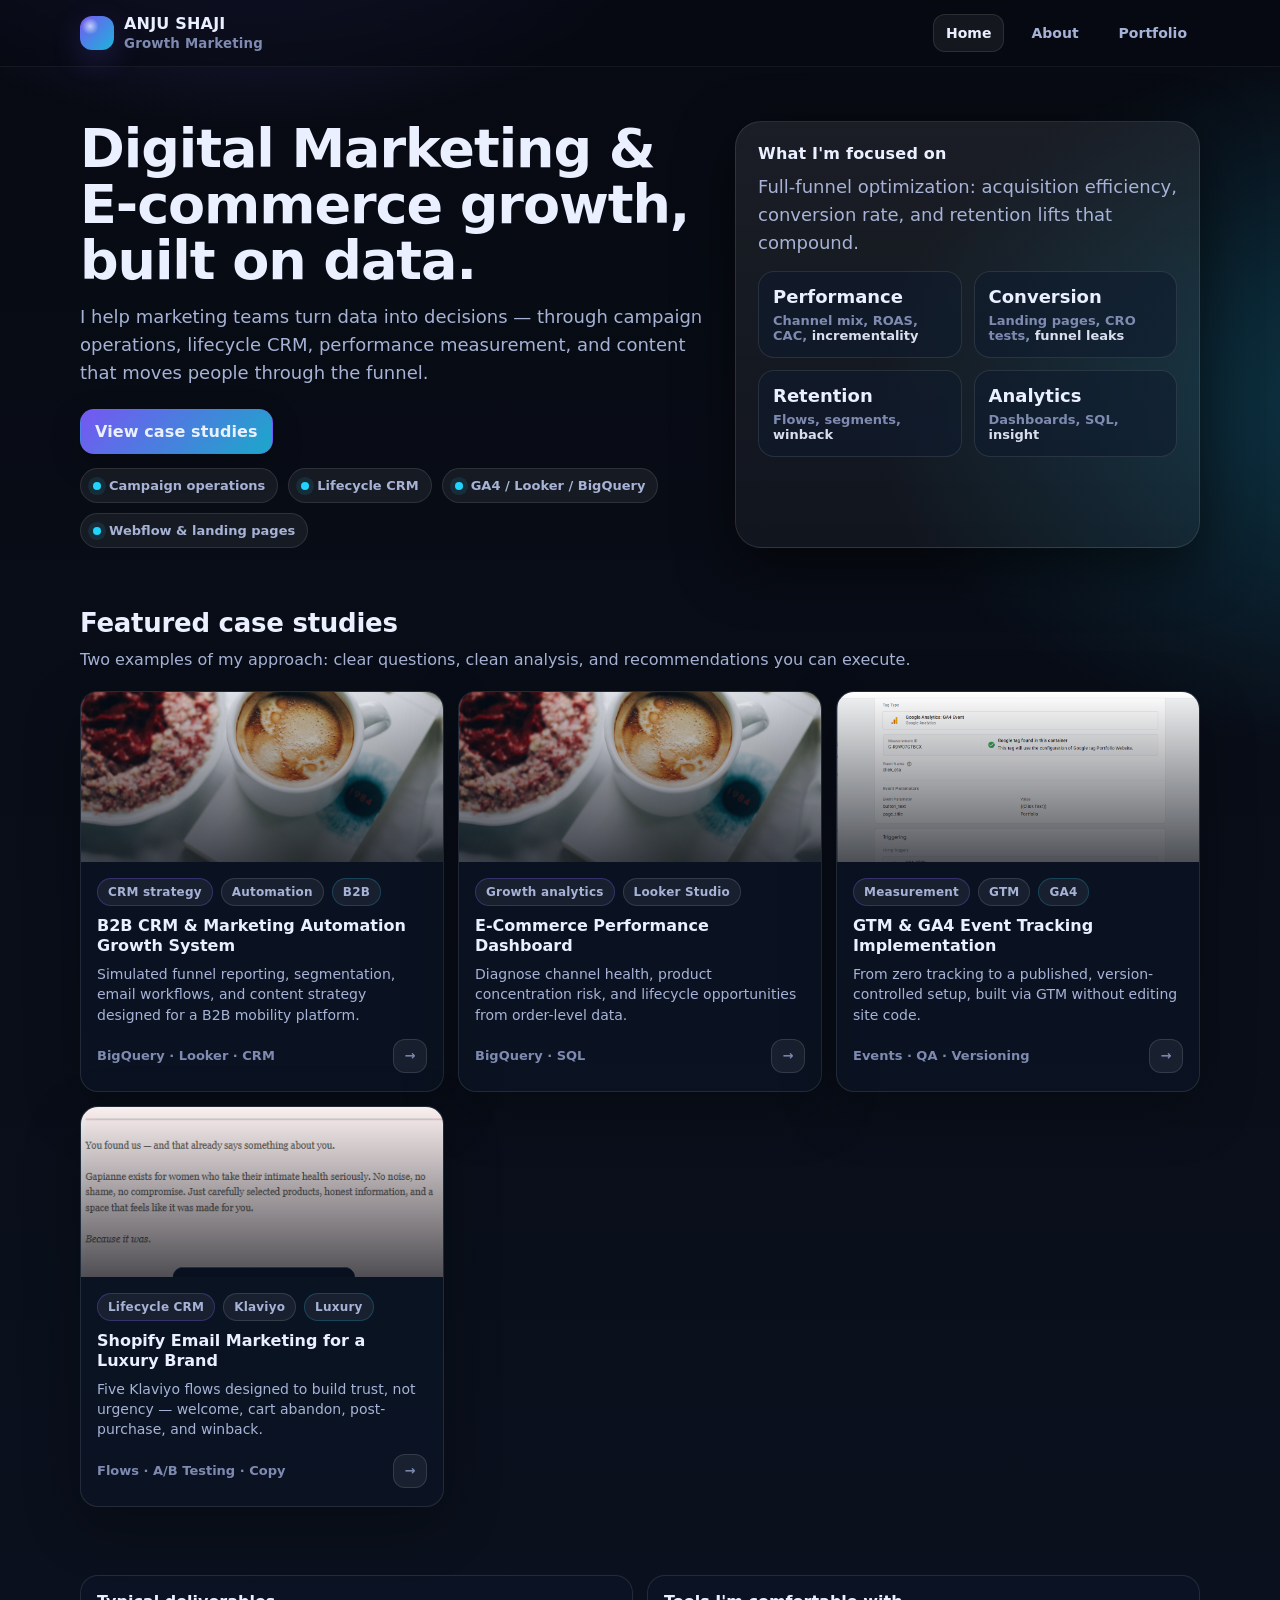
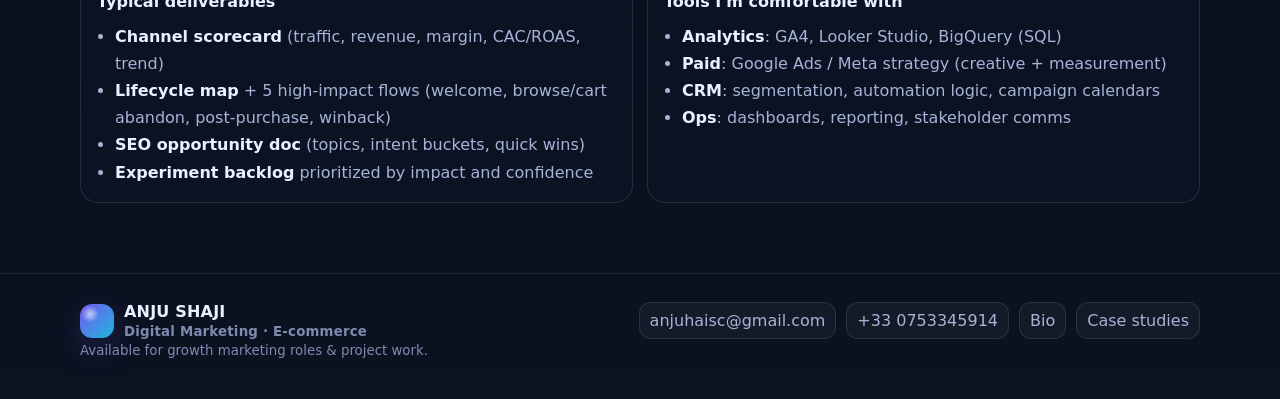
<file: index.html>
<!DOCTYPE html>
<html lang="en">
<head>
  <!-- Google Tag Manager -->
  <script>(function(w,d,s,l,i){w[l]=w[l]||[];w[l].push({'gtm.start':
  new Date().getTime(),event:'gtm.js'});var f=d.getElementsByTagName(s)[0],
  j=d.createElement(s),dl=l!='dataLayer'?'&l='+l:'';j.async=true;j.src=
  'https://www.googletagmanager.com/gtm.js?id='+i+dl;f.parentNode.insertBefore(j,f);
  })(window,document,'script','dataLayer','GTM-MF6HN6Q6');</script>
  <!-- End Google Tag Manager -->

  <meta charset="utf-8" />
  <meta name="viewport" content="width=device-width, initial-scale=1" />
  <title>Digital Marketing + E-commerce Portfolio</title>
  <meta name="description" content="A digital marketing and E-commerce focused portfolio: performance marketing, SEO, CRM lifecycle, and analytics case studies." />
  <link rel="icon" href="images/317d03f0-564f-415e-95e6-11cf01b317aa.ico" />
  <link rel="apple-touch-icon" href="images/5c6a41e4-593e-48bf-b576-b80e593943e0.png" />
  <link rel="stylesheet" href="css/site.css" />
</head>
<body>
  <!-- Google Tag Manager (noscript) -->
  <noscript><iframe src="https://www.googletagmanager.com/ns.html?id=GTM-MF6HN6Q6"
  height="0" width="0" style="display:none;visibility:hidden"></iframe></noscript>
  <!-- End Google Tag Manager (noscript) -->

  <a class="skip-link" href="#main">Skip to content</a>

  <header class="topbar">
    <div class="container topbar-inner">
      <a class="brand" href="index.html" aria-label="Home">
        <span class="brand-badge" aria-hidden="true"></span>
        <span>ANJU SHAJI<br /><small>Growth Marketing</small></span>
      </a>
      <nav class="nav" aria-label="Primary">
        <a href="index.html" aria-current="page">Home</a>
        <a href="about.html">About</a>
        <a href="portfolio.html">Portfolio</a>
      </nav>
    </div>
  </header>

  <main id="main">
    <section class="hero">
      <div class="container hero-grid">
        <div>
          <h1>Digital Marketing &amp; E-commerce growth, built on data.</h1>
          <p>
            I help marketing teams turn data into decisions — through campaign operations, lifecycle CRM, performance measurement, and content that moves people through the funnel.
          </p>
          <div style="display:flex; gap:10px; flex-wrap:wrap; align-items:center;">
            <a class="btn primary" href="portfolio.html">View case studies</a>
          </div>
          <div class="pillrow" aria-label="Capabilities">
            <span class="pill"><span class="dot" aria-hidden="true"></span>Campaign operations</span>
            <span class="pill"><span class="dot" aria-hidden="true"></span>Lifecycle CRM</span>
            <span class="pill"><span class="dot" aria-hidden="true"></span>GA4 / Looker / BigQuery</span>
            <span class="pill"><span class="dot" aria-hidden="true"></span>Webflow & landing pages</span>
          </div>
        </div>

        <aside class="panel pad" aria-label="At-a-glance">
          <div class="panel-title">
            <h2>What I'm focused on</h2>
          </div>
          <p class="lead" style="margin:0;color:var(--muted);">
            Full-funnel optimization: acquisition efficiency, conversion rate, and retention lifts that compound.
          </p>
          <div class="kpi-grid" role="list">
            <div class="kpi" role="listitem">
              <strong>Performance</strong>
              <span>Channel mix, ROAS, CAC, <em>incrementality</em></span>
            </div>
            <div class="kpi" role="listitem">
              <strong>Conversion</strong>
              <span>Landing pages, CRO tests, <em>funnel leaks</em></span>
            </div>
            <div class="kpi" role="listitem">
              <strong>Retention</strong>
              <span>Flows, segments, <em>winback</em></span>
            </div>
            <div class="kpi" role="listitem">
              <strong>Analytics</strong>
              <span>Dashboards, SQL, <em>insight</em></span>
            </div>
          </div>
        </aside>
      </div>
    </section>

    <section class="section">
      <div class="container">
        <h2>Featured case studies</h2>
        <p class="lead">Two examples of my approach: clear questions, clean analysis, and recommendations you can execute.</p>

        <div class="cards">
          <a class="card" href="projects/b2b-crm-marketing-automation.html">
            <div class="card-media" style="background-image:url('images/tile-coffee-mug.jpg')"></div>
            <div class="card-body">
              <div class="tagrow">
                <span class="tag brand">CRM strategy</span>
                <span class="tag">Automation</span>
                <span class="tag blue">B2B</span>
              </div>
              <h3>B2B CRM &amp; Marketing Automation Growth System</h3>
              <p>Simulated funnel reporting, segmentation, email workflows, and content strategy designed for a B2B mobility platform.</p>
              <div class="meta">
                <span>BigQuery · Looker · CRM</span>
                <span class="arrow" aria-hidden="true">→</span>
              </div>
            </div>
          </a>

          <a class="card" href="projects/awesome-company-logo-design.html">
            <div class="card-media" style="background-image:url('images/tile-coffee-mug.jpg')"></div>
            <div class="card-body">
              <div class="tagrow">
                <span class="tag brand">Growth analytics</span>
                <span class="tag">Looker Studio</span>
              </div>
              <h3>E-Commerce Performance Dashboard</h3>
              <p>Diagnose channel health, product concentration risk, and lifecycle opportunities from order-level data.</p>
              <div class="meta">
                <span>BigQuery · SQL</span>
                <span class="arrow" aria-hidden="true">→</span>
              </div>
            </div>
          </a>

          <a class="card" href="projects/gtm-ga4-event-tracking.html">
            <div class="card-media" style="background-image:url('images/Project24.PNG')"></div>
            <div class="card-body">
              <div class="tagrow">
                <span class="tag brand">Measurement</span>
                <span class="tag">GTM</span>
                <span class="tag blue">GA4</span>
              </div>
              <h3>GTM &amp; GA4 Event Tracking Implementation</h3>
              <p>From zero tracking to a published, version-controlled setup, built via GTM without editing site code.</p>
              <div class="meta">
                <span>Events · QA · Versioning</span>
                <span class="arrow" aria-hidden="true">→</span>
              </div>
            </div>
          </a>

          <a class="card" href="projects/shopify-email-marketing.html">
            <div class="card-media" style="background-image:url('images/welcome email.PNG')"></div>
            <div class="card-body">
              <div class="tagrow">
                <span class="tag brand">Lifecycle CRM</span>
                <span class="tag">Klaviyo</span>
                <span class="tag blue">Luxury</span>
              </div>
              <h3>Shopify Email Marketing for a Luxury Brand</h3>
              <p>Five Klaviyo flows designed to build trust, not urgency — welcome, cart abandon, post-purchase, and winback.</p>
              <div class="meta">
                <span>Flows · A/B Testing · Copy</span>
                <span class="arrow" aria-hidden="true">→</span>
              </div>
            </div>
          </a>
        </div>
      </div>
    </section>

    <section class="section">
      <div class="container grid-2">
        <div class="callout">
          <h3>Typical deliverables</h3>
          <ul class="list">
            <li><strong>Channel scorecard</strong> (traffic, revenue, margin, CAC/ROAS, trend)</li>
            <li><strong>Lifecycle map</strong> + 5 high-impact flows (welcome, browse/cart abandon, post-purchase, winback)</li>
            <li><strong>SEO opportunity doc</strong> (topics, intent buckets, quick wins)</li>
            <li><strong>Experiment backlog</strong> prioritized by impact and confidence</li>
          </ul>
        </div>
        <div class="callout">
          <h3>Tools I'm comfortable with</h3>
          <ul class="list">
            <li><strong>Analytics</strong>: GA4, Looker Studio, BigQuery (SQL)</li>
            <li><strong>Paid</strong>: Google Ads / Meta strategy (creative + measurement)</li>
            <li><strong>CRM</strong>: segmentation, automation logic, campaign calendars</li>
            <li><strong>Ops</strong>: dashboards, reporting, stakeholder comms</li>
          </ul>
        </div>
      </div>
    </section>
  </main>

  <footer class="footer">
    <div class="container footer-grid">
      <div>
        <div class="brand" style="gap:10px;">
          <span class="brand-badge" aria-hidden="true"></span>
          <span><strong>ANJU SHAJI</strong><br /><small>Digital Marketing · E-commerce</small></span>
        </div>
        <small>Available for growth marketing roles &amp; project work.</small>
      </div>
      <div class="footlinks" aria-label="Contact links">
        <a href="mailto:anjuhaisc@gmail.com">anjuhaisc@gmail.com</a>
        <a href="tel:+33753345914">+33 0753345914</a>
        <a href="about.html">Bio</a>
        <a href="portfolio.html">Case studies</a>
      </div>
    </div>
  </footer>

  <script src="js/site.js"></script>
</body>
</html>
</file>
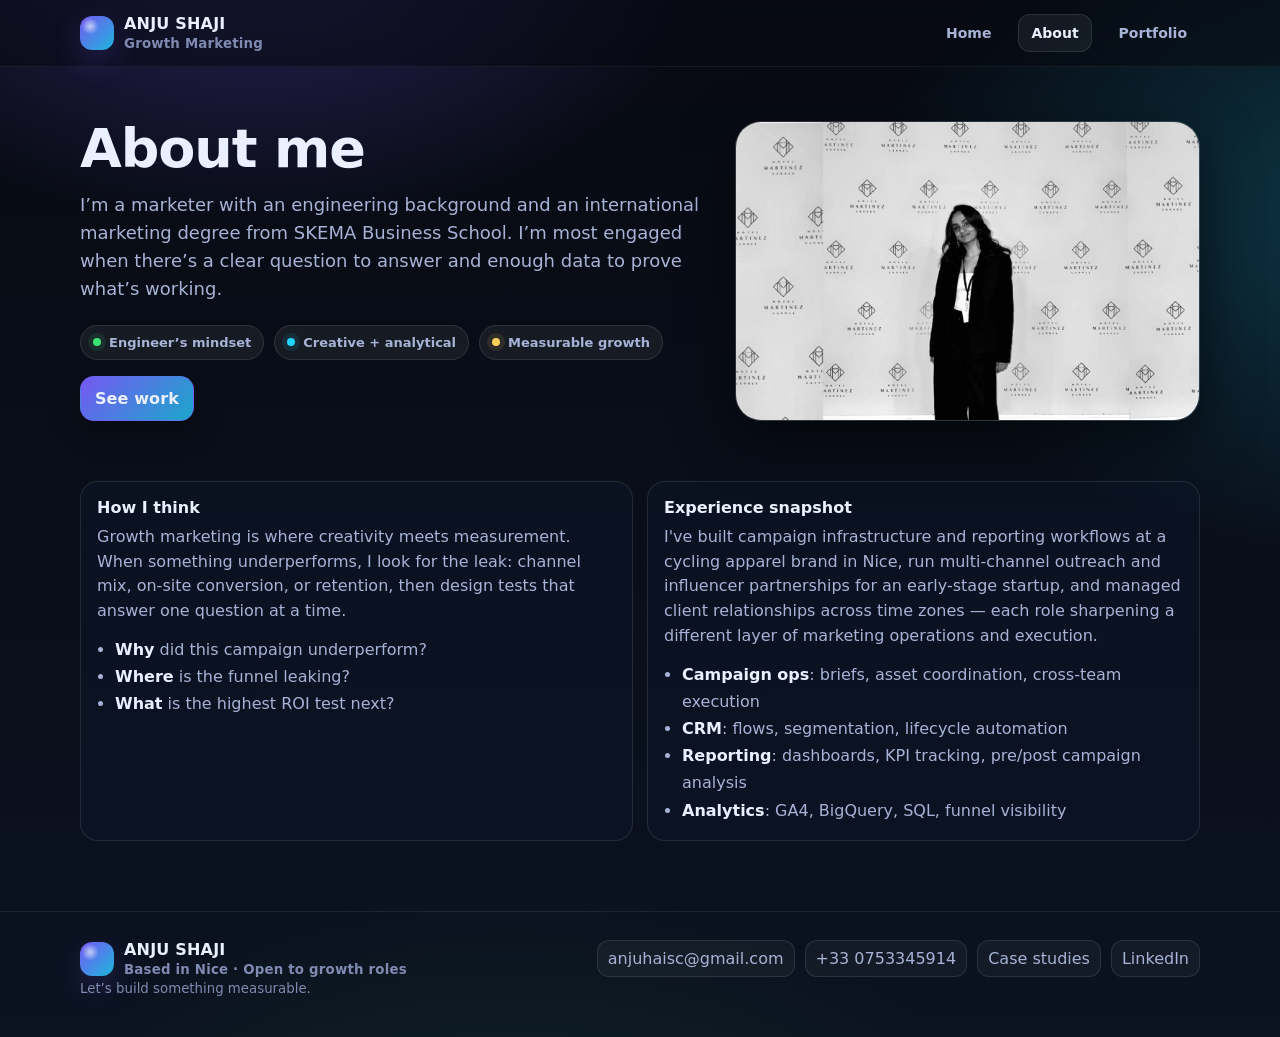
<file: about.html>
<!DOCTYPE html>
<html lang="en">
<head>
  <meta charset="utf-8" />
  <meta name="viewport" content="width=device-width, initial-scale=1" />
  <title>About · Growth Marketing Portfolio</title>
  <meta name="description" content="About me: engineering mindset + growth marketing across paid media, CRM, SEO, and analytics." />
  <link rel="icon" href="images/317d03f0-564f-415e-95e6-11cf01b317aa.ico" />
  <link rel="apple-touch-icon" href="images/5c6a41e4-593e-48bf-b576-b80e593943e0.png" />
  <link rel="stylesheet" href="css/site.css" />
</head>
<body>
  <a class="skip-link" href="#main">Skip to content</a>

  <header class="topbar">
    <div class="container topbar-inner">
      <a class="brand" href="index.html" aria-label="Home">
        <span class="brand-badge" aria-hidden="true"></span>
        <span>ANJU SHAJI<br /><small>Growth Marketing</small></span>
      </a>
      <nav class="nav" aria-label="Primary">
        <a href="index.html">Home</a>
        <a href="about.html" aria-current="page">About</a>
        <a href="portfolio.html">Portfolio</a>
      </nav>
    </div>
  </header>

  <main id="main">
    <section class="hero">
      <div class="container hero-grid">
        <div>
          <h1>About me</h1>
          <p>
            I’m a marketer with an engineering background and an international marketing degree from SKEMA Business School.
            I’m most engaged when there’s a clear question to answer and enough data to prove what’s working.
          </p>
          <div class="pillrow">
            <span class="pill"><span class="dot ok" aria-hidden="true"></span>Engineer’s mindset</span>
            <span class="pill"><span class="dot" aria-hidden="true"></span>Creative + analytical</span>
            <span class="pill"><span class="dot warn" aria-hidden="true"></span>Measurable growth</span>
          </div>
          <div style="margin-top:16px; display:flex; gap:10px; flex-wrap:wrap;">
            <a class="btn primary" href="portfolio.html">See work</a>
          </div>
        </div>

        <aside class="panel" aria-label="Portrait">
          <img src="images/f66ae592-cef5-4f48-b73e-ac703a14ed5a.jpeg" alt="Portrait" style="display:block;width:100%;height:100%;object-fit:cover;max-height:420px;" />
        </aside>
      </div>
    </section>

    <section class="section">
      <div class="container grid-2">
        <div class="callout">
          <h3>How I think</h3>
          <p>
            Growth marketing is where creativity meets measurement. When something underperforms, I look for the leak:
            channel mix, on-site conversion, or retention, then design tests that answer one question at a time.
          </p>
          <ul class="list">
            <li><strong>Why</strong> did this campaign underperform?</li>
            <li><strong>Where</strong> is the funnel leaking?</li>
            <li><strong>What</strong> is the highest ROI test next?</li>
          </ul>
        </div>
        <div class="callout">
          <h3>Experience snapshot</h3>
          <p>
            I've built campaign infrastructure and reporting workflows at a cycling apparel brand in Nice, run multi-channel outreach and influencer partnerships for an early-stage startup, and managed client relationships across time zones — each role sharpening a different layer of marketing operations and execution.
          </p>
          <ul class="list">
            <li><strong>Campaign ops</strong>: briefs, asset coordination, cross-team execution</li>
            <li><strong>CRM</strong>: flows, segmentation, lifecycle automation</li>
            <li><strong>Reporting</strong>: dashboards, KPI tracking, pre/post campaign analysis</li>
            <li><strong>Analytics</strong>: GA4, BigQuery, SQL, funnel visibility</li>
          </ul>
        </div>
      </div>
    </section>
  </main>

  <footer class="footer">
    <div class="container footer-grid">
      <div>
        <div class="brand" style="gap:10px;">
          <span class="brand-badge" aria-hidden="true"></span>
          <span><strong>ANJU SHAJI</strong><br /><small>Based in Nice · Open to growth roles</small></span>
        </div>
        <small>Let’s build something measurable.</small>
      </div>
      <div class="footlinks" aria-label="Contact links">
        <a href="mailto:anjuhaisc@gmail.com">anjuhaisc@gmail.com</a>
        <a href="tel:+33753345914">+33 0753345914</a>
        <a href="portfolio.html">Case studies</a>
        <a href="https://www.linkedin.com/in/anju-shaji-268652188/">LinkedIn</a>
      </div>
    </div>
  </footer>

  <script src="js/site.js"></script>
</body>
</html>
</file>
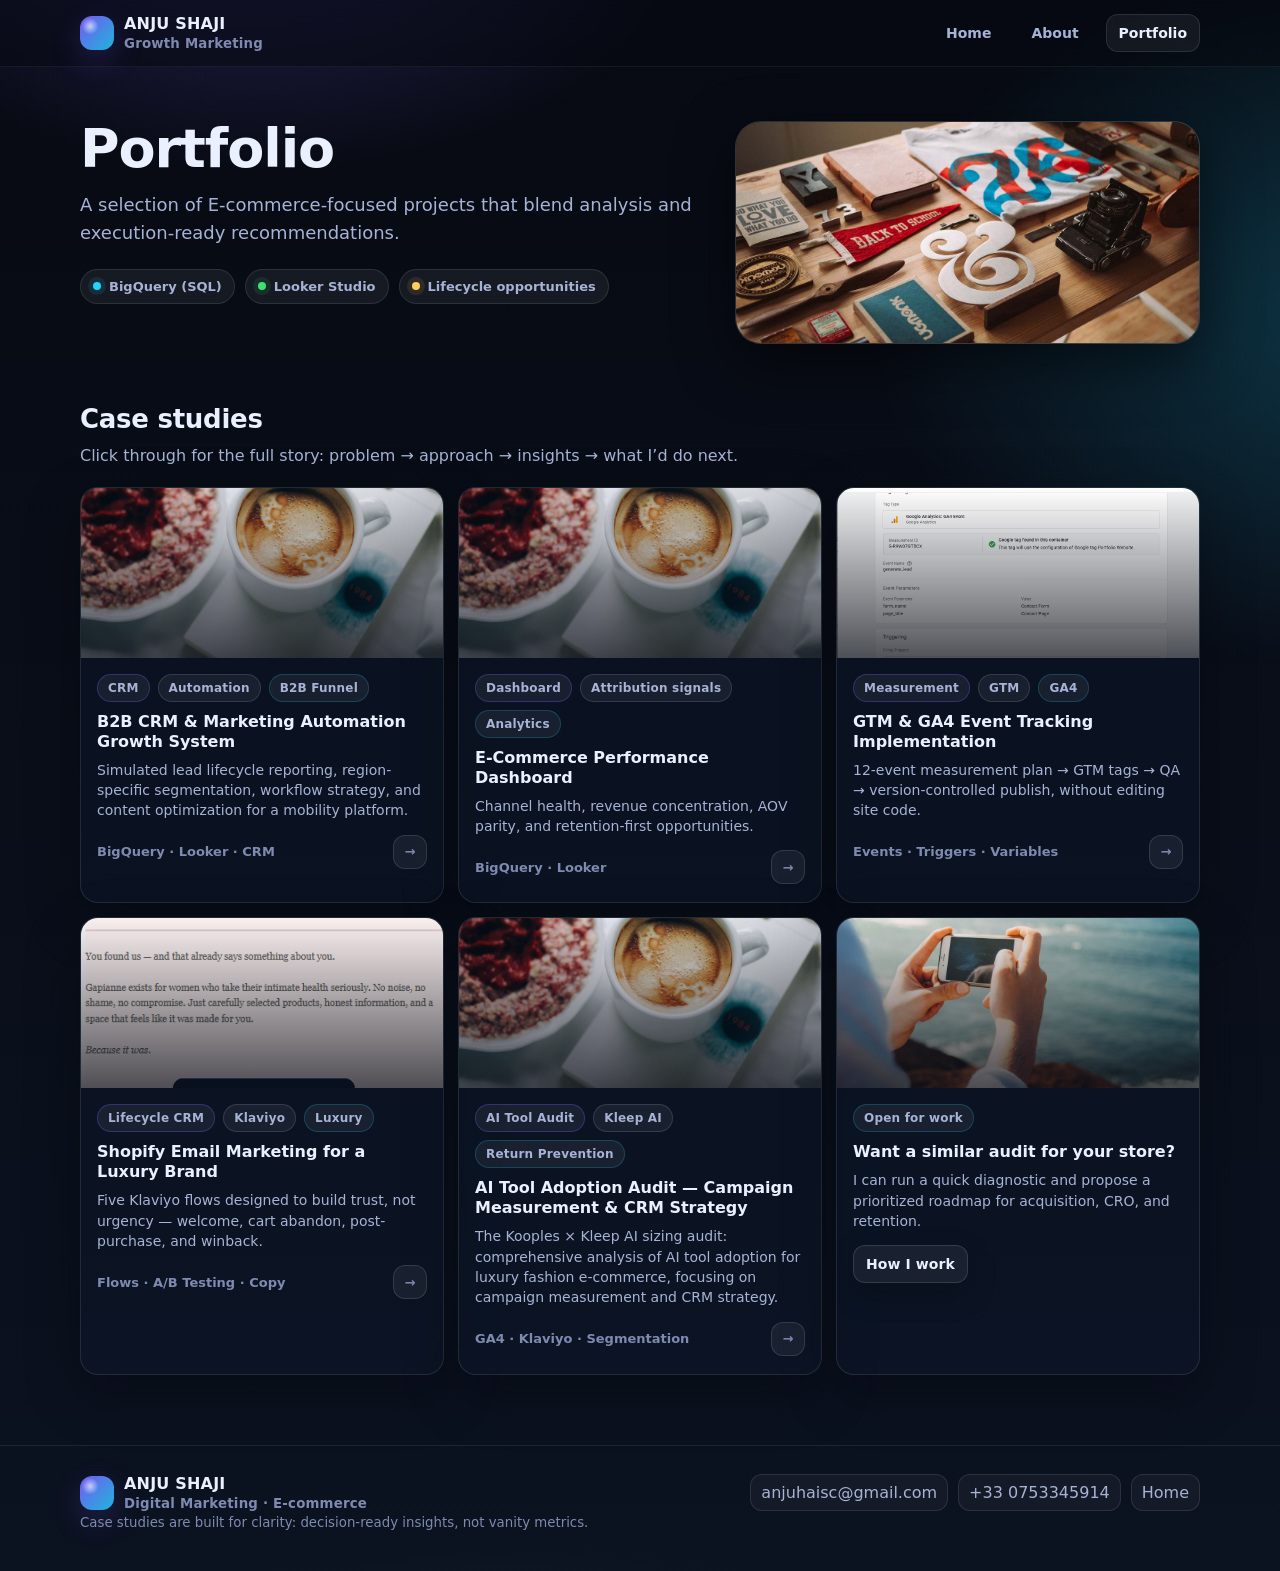
<file: portfolio.html>
<!DOCTYPE html>
<html lang="en">
<head>
  <meta charset="utf-8" />
  <meta name="viewport" content="width=device-width, initial-scale=1" />
  <title>Portfolio · Digital Marketing + E-commerce</title>
  <meta name="description" content="Case studies in growth analytics, channel performance, and E-commerce decision-making." />
  <link rel="icon" href="images/317d03f0-564f-415e-95e6-11cf01b317aa.ico" />
  <link rel="apple-touch-icon" href="images/5c6a41e4-593e-48bf-b576-b80e593943e0.png" />
  <link rel="stylesheet" href="css/site.css" />
</head>
<body>
  <a class="skip-link" href="#main">Skip to content</a>

  <header class="topbar">
    <div class="container topbar-inner">
      <a class="brand" href="index.html" aria-label="Home">
        <span class="brand-badge" aria-hidden="true"></span>
        <span>ANJU SHAJI<br /><small>Growth Marketing</small></span>
      </a>
      <nav class="nav" aria-label="Primary">
        <a href="index.html">Home</a>
        <a href="about.html">About</a>
        <a href="portfolio.html" aria-current="page">Portfolio</a>
      </nav>
    </div>
  </header>

  <main id="main">
    <section class="hero">
      <div class="container hero-grid">
        <div>
          <h1>Portfolio</h1>
          <p>
            A selection of E-commerce-focused projects that blend analysis and execution-ready recommendations.
          </p>
          <div class="pillrow">
            <span class="pill"><span class="dot" aria-hidden="true"></span>BigQuery (SQL)</span>
            <span class="pill"><span class="dot ok" aria-hidden="true"></span>Looker Studio</span>
            <span class="pill"><span class="dot warn" aria-hidden="true"></span>Lifecycle opportunities</span>
          </div>
        </div>
        <aside class="panel" aria-label="Cover">
          <img src="images/f0f73913-6a2f-4529-9ebc-a4c6483b6742.jpg" alt="" style="display:block;width:100%;height:100%;object-fit:cover;max-height:420px;" />
        </aside>
      </div>
    </section>

    <section class="section">
      <div class="container">
        <h2>Case studies</h2>
        <p class="lead">Click through for the full story: problem → approach → insights → what I’d do next.</p>

        <div class="cards">
          <a class="card" href="projects/b2b-crm-marketing-automation.html">
            <div class="card-media" style="background-image:url('images/tile-coffee-mug.jpg')"></div>
            <div class="card-body">
              <div class="tagrow">
                <span class="tag brand">CRM</span>
                <span class="tag">Automation</span>
                <span class="tag blue">B2B Funnel</span>
              </div>
              <h3>B2B CRM &amp; Marketing Automation Growth System</h3>
              <p>Simulated lead lifecycle reporting, region-specific segmentation, workflow strategy, and content optimization for a mobility platform.</p>
              <div class="meta">
                <span>BigQuery · Looker · CRM</span>
                <span class="arrow" aria-hidden="true">→</span>
              </div>
            </div>
          </a>

          <a class="card" href="projects/awesome-company-logo-design.html">
            <div class="card-media" style="background-image:url('images/tile-coffee-mug.jpg')"></div>
            <div class="card-body">
              <div class="tagrow">
                <span class="tag brand">Dashboard</span>
                <span class="tag">Attribution signals</span>
                <span class="tag blue">Analytics</span>
              </div>
              <h3>E-Commerce Performance Dashboard</h3>
              <p>Channel health, revenue concentration, AOV parity, and retention-first opportunities.</p>
              <div class="meta">
                <span>BigQuery · Looker</span>
                <span class="arrow" aria-hidden="true">→</span>
              </div>
            </div>
          </a>

          <a class="card" href="projects/gtm-ga4-event-tracking.html">
            <div class="card-media" style="background-image:url('images/Project23.PNG')"></div>
            <div class="card-body">
              <div class="tagrow">
                <span class="tag brand">Measurement</span>
                <span class="tag">GTM</span>
                <span class="tag blue">GA4</span>
              </div>
              <h3>GTM &amp; GA4 Event Tracking Implementation</h3>
              <p>12-event measurement plan → GTM tags → QA → version-controlled publish, without editing site code.</p>
              <div class="meta">
                <span>Events · Triggers · Variables</span>
                <span class="arrow" aria-hidden="true">→</span>
              </div>
            </div>
          </a>

          <a class="card" href="projects/shopify-email-marketing.html">
            <div class="card-media" style="background-image:url('images/welcome email.PNG')"></div>
            <div class="card-body">
              <div class="tagrow">
                <span class="tag brand">Lifecycle CRM</span>
                <span class="tag">Klaviyo</span>
                <span class="tag blue">Luxury</span>
              </div>
              <h3>Shopify Email Marketing for a Luxury Brand</h3>
              <p>Five Klaviyo flows designed to build trust, not urgency — welcome, cart abandon, post-purchase, and winback.</p>
              <div class="meta">
                <span>Flows · A/B Testing · Copy</span>
                <span class="arrow" aria-hidden="true">→</span>
              </div>
            </div>
          </a>

          <a class="card" href="projects/the-kooples-kleep-ai-sizing-audit.html">
            <div class="card-media" style="background-image:url('images/tile-coffee-mug.jpg')"></div>
            <div class="card-body">
              <div class="tagrow">
                <span class="tag brand">AI Tool Audit</span>
                <span class="tag">Kleep AI</span>
                <span class="tag blue">Return Prevention</span>
              </div>
              <h3>AI Tool Adoption Audit — Campaign Measurement & CRM Strategy</h3>
              <p>The Kooples × Kleep AI sizing audit: comprehensive analysis of AI tool adoption for luxury fashion e-commerce, focusing on campaign measurement and CRM strategy.</p>
              <div class="meta">
                <span>GA4 · Klaviyo · Segmentation</span>
                <span class="arrow" aria-hidden="true">→</span>
              </div>
            </div>
          </a>

          <div class="card" aria-label="CTA">
            <div class="card-media" style="background-image:url('images/tile-take-a-pic.jpg')"></div>
            <div class="card-body">
              <div class="tagrow">
                <span class="tag blue">Open for work</span>
              </div>
              <h3>Want a similar audit for your store?</h3>
              <p>I can run a quick diagnostic and propose a prioritized roadmap for acquisition, CRO, and retention.</p>
              <div class="meta">
                <a class="btn small" href="about.html">How I work</a>
              </div>
            </div>
          </div>
        </div>
      </div>
    </section>
  </main>

  <footer class="footer">
    <div class="container footer-grid">
      <div>
        <div class="brand" style="gap:10px;">
          <span class="brand-badge" aria-hidden="true"></span>
          <span><strong>ANJU SHAJI</strong><br /><small>Digital Marketing · E-commerce</small></span>
        </div>
        <small>Case studies are built for clarity: decision-ready insights, not vanity metrics.</small>
      </div>
      <div class="footlinks" aria-label="Contact links">
        <a href="mailto:anjuhaisc@gmail.com">anjuhaisc@gmail.com</a>
        <a href="tel:+33753345914">+33 0753345914</a>
        <a href="index.html">Home</a>
      </div>
    </div>
  </footer>

  <script src="js/site.js"></script>
</body>
</html>
</file>
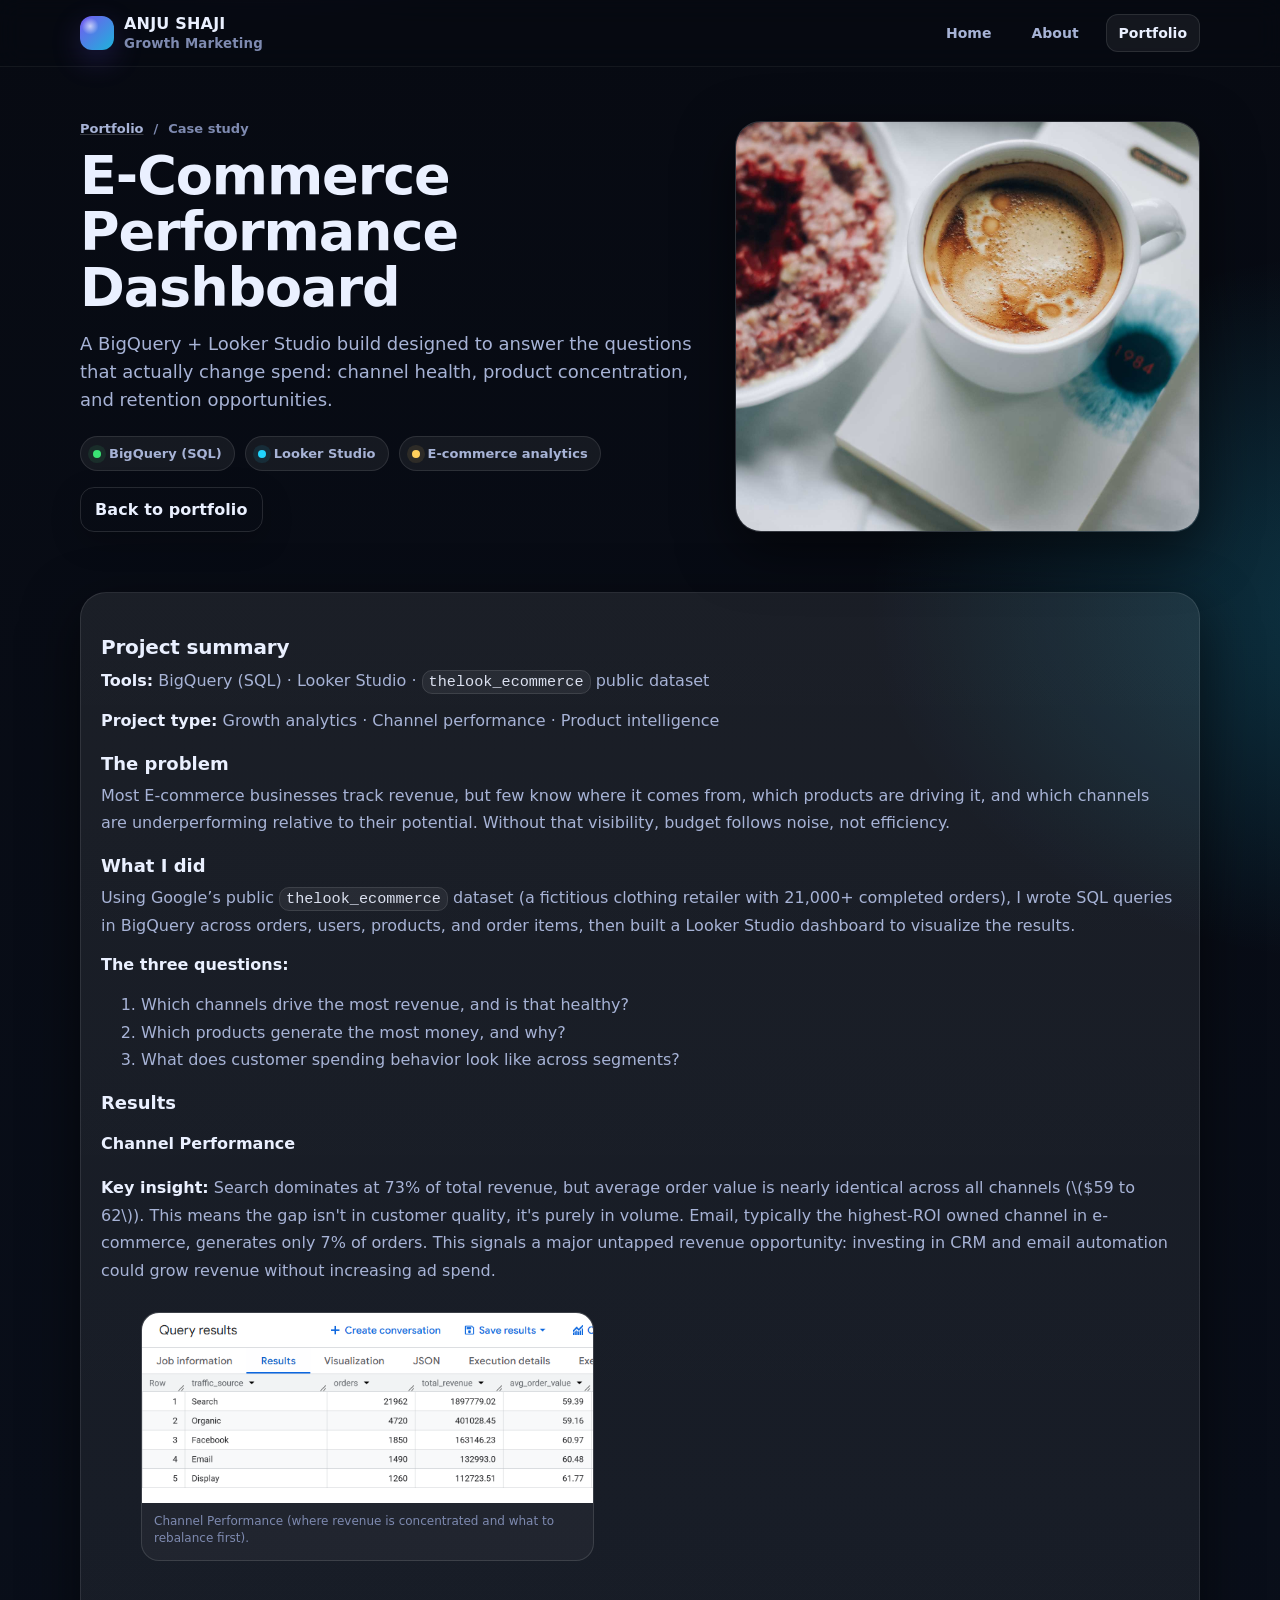
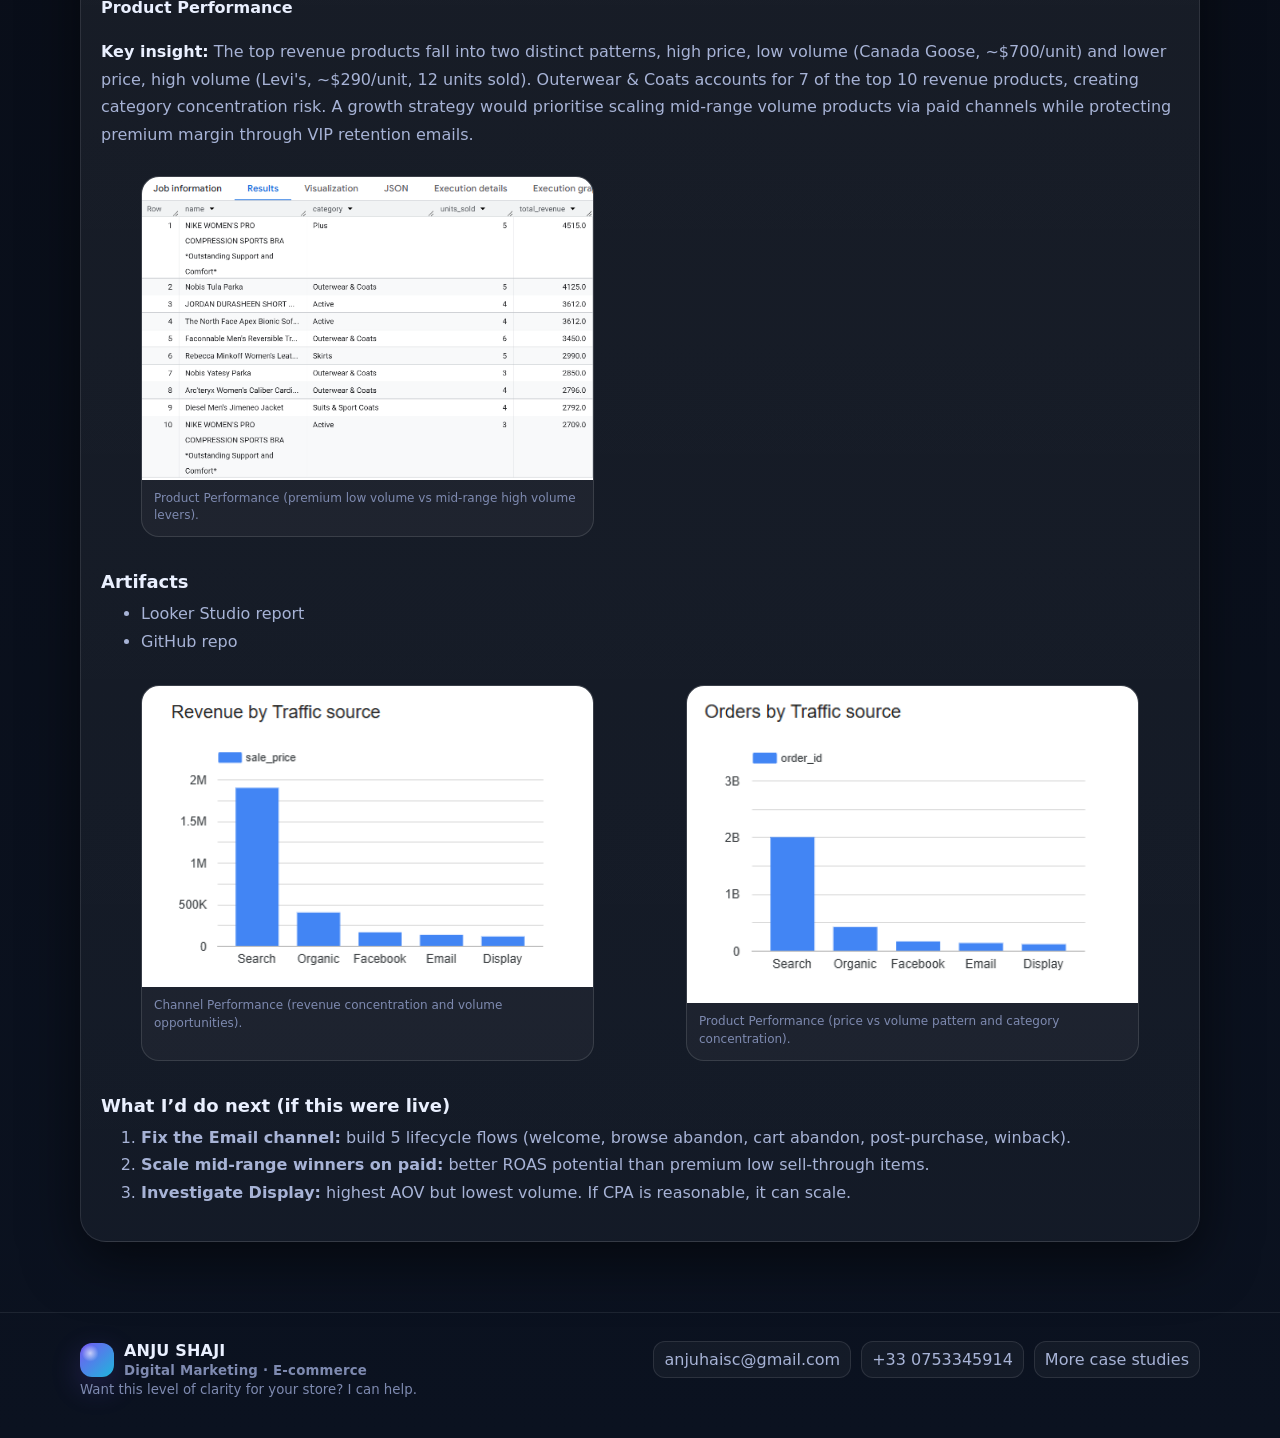
<file: projects/awesome-company-logo-design.html>
<!DOCTYPE html>
<html lang="en">
<head>
  <meta charset="utf-8" />
  <meta name="viewport" content="width=device-width, initial-scale=1" />
  <title>E-Commerce Performance Dashboard · Case Study</title>
  <meta name="description" content="Case study: building a decision-ready E-commerce performance dashboard with BigQuery and Looker Studio." />
  <link rel="icon" href="../images/317d03f0-564f-415e-95e6-11cf01b317aa.ico" />
  <link rel="apple-touch-icon" href="../images/5c6a41e4-593e-48bf-b576-b80e593943e0.png" />
  <link rel="stylesheet" href="../css/site.css" />
</head>
<body>
  <a class="skip-link" href="#main">Skip to content</a>

  <header class="topbar">
    <div class="container topbar-inner">
      <a class="brand" href="../index.html" aria-label="Home">
        <span class="brand-badge" aria-hidden="true"></span>
        <span>ANJU SHAJI<br /><small>Growth Marketing</small></span>
      </a>
      <nav class="nav" aria-label="Primary">
        <a href="../index.html">Home</a>
        <a href="../about.html">About</a>
        <a href="../portfolio.html" aria-current="page">Portfolio</a>
      </nav>
    </div>
  </header>

  <main id="main">
    <section class="hero">
      <div class="container hero-grid">
        <div>
          <div class="crumbs">
            <a href="../portfolio.html">Portfolio</a>
            <span aria-hidden="true">/</span>
            <span>Case study</span>
          </div>
          <h1>E-Commerce Performance Dashboard</h1>
          <p>
            A BigQuery + Looker Studio build designed to answer the questions that actually change spend:
            channel health, product concentration, and retention opportunities.
          </p>
          <div class="pillrow">
            <span class="pill"><span class="dot ok" aria-hidden="true"></span>BigQuery (SQL)</span>
            <span class="pill"><span class="dot" aria-hidden="true"></span>Looker Studio</span>
            <span class="pill"><span class="dot warn" aria-hidden="true"></span>E-commerce analytics</span>
          </div>
          <div style="margin-top:16px; display:flex; gap:10px; flex-wrap:wrap;">
            <a class="btn ghost" href="../portfolio.html">Back to portfolio</a>
          </div>
        </div>

        <aside class="panel" aria-label="Cover">
          <img src="../images/tile-coffee-mug.jpg" alt="" style="display:block;width:100%;height:100%;object-fit:cover;max-height:420px;" />
        </aside>
      </div>
    </section>

    <section class="section">
      <div class="container panel prose">
        <h2>Project summary</h2>
        <p><strong>Tools:</strong> BigQuery (SQL) · Looker Studio · <code>thelook_ecommerce</code> public dataset</p>
        <p><strong>Project type:</strong> Growth analytics · Channel performance · Product intelligence</p>

        <h3>The problem</h3>
        <p>
          Most E-commerce businesses track revenue, but few know where it comes from, which products are driving it,
          and which channels are underperforming relative to their potential. Without that visibility, budget follows noise, not efficiency.
        </p>

        <h3>What I did</h3>
        <p>
          Using Google’s public <code>thelook_ecommerce</code> dataset (a fictitious clothing retailer with 21,000+ completed orders),
          I wrote SQL queries in BigQuery across orders, users, products, and order items, then built a Looker Studio dashboard to visualize the results.
        </p>
        <p><strong>The three questions:</strong></p>
        <ol>
          <li>Which channels drive the most revenue, and is that healthy?</li>
          <li>Which products generate the most money, and why?</li>
          <li>What does customer spending behavior look like across segments?</li>
        </ol>

        <h3>Results</h3>
        <h4>Channel Performance</h4>
        <p>
          <strong>Key insight:</strong>
          Search dominates at 73% of total revenue, but average order value is nearly identical across all channels (\($59 to 62\)).
          This means the gap isn't in customer quality, it's purely in volume. Email, typically the highest-ROI owned channel in e-commerce,
          generates only 7% of orders. This signals a major untapped revenue opportunity: investing in CRM and email automation could grow revenue
          without increasing ad spend.
        </p>
        <div class="media-grid">
          <figure class="figure">
            <img src="../images/4dd1b2f2-c7d9-4f4c-bd3d-9b22f5138609.PNG" alt="Channel performance snapshot" />
            <figcaption>Channel Performance (where revenue is concentrated and what to rebalance first).</figcaption>
          </figure>
        </div>

        <h4>Product Performance</h4>
        <p>
          <strong>Key insight:</strong>
          The top revenue products fall into two distinct patterns, high price, low volume (Canada Goose, ~$700/unit) and lower price, high volume
          (Levi's, ~$290/unit, 12 units sold). Outerwear &amp; Coats accounts for 7 of the top 10 revenue products, creating category concentration risk.
          A growth strategy would prioritise scaling mid-range volume products via paid channels while protecting premium margin through VIP retention emails.
        </p>
        <div class="media-grid">
          <figure class="figure">
            <img src="../images/27af53c0-2b2e-4e05-aa1d-8245f8130190.PNG" alt="Product performance snapshot" />
            <figcaption>Product Performance (premium low volume vs mid-range high volume levers).</figcaption>
          </figure>
        </div>

        <h3>Artifacts</h3>
        <ul>
          <li><a href="https://lookerstudio.google.com/reporting/667ce446-f43b-4b45-8cda-d5836bdbe7d9">Looker Studio report</a></li>
          <li><a href="https://github.com/anju008/Portfolio">GitHub repo</a></li>
        </ul>
        <div class="media-grid">
          <figure class="figure">
            <img src="../images/1.PNG" alt="Channel performance snapshot" />
            <figcaption>Channel Performance (revenue concentration and volume opportunities).</figcaption>
          </figure>
          <figure class="figure">
            <img src="../images/2.PNG" alt="Product performance snapshot" />
            <figcaption>Product Performance (price vs volume pattern and category concentration).</figcaption>
          </figure>
        </div>

        <h3>What I’d do next (if this were live)</h3>
        <ol>
          <li><strong>Fix the Email channel:</strong> build 5 lifecycle flows (welcome, browse abandon, cart abandon, post-purchase, winback).</li>
          <li><strong>Scale mid-range winners on paid:</strong> better ROAS potential than premium low sell-through items.</li>
          <li><strong>Investigate Display:</strong> highest AOV but lowest volume. If CPA is reasonable, it can scale.</li>
        </ol>
      </div>
    </section>
  </main>

  <footer class="footer">
    <div class="container footer-grid">
      <div>
        <div class="brand" style="gap:10px;">
          <span class="brand-badge" aria-hidden="true"></span>
          <span><strong>ANJU SHAJI</strong><br /><small>Digital Marketing · E-commerce</small></span>
        </div>
        <small>Want this level of clarity for your store? I can help.</small>
      </div>
      <div class="footlinks" aria-label="Contact links">
        <a href="mailto:anjuhaisc@gmail.com">anjuhaisc@gmail.com</a>
        <a href="tel:+33753345914">+33 0753345914</a>
        <a href="../portfolio.html">More case studies</a>
      </div>
    </div>
  </footer>

  <script src="../js/site.js"></script>
</body>
</html>
</file>
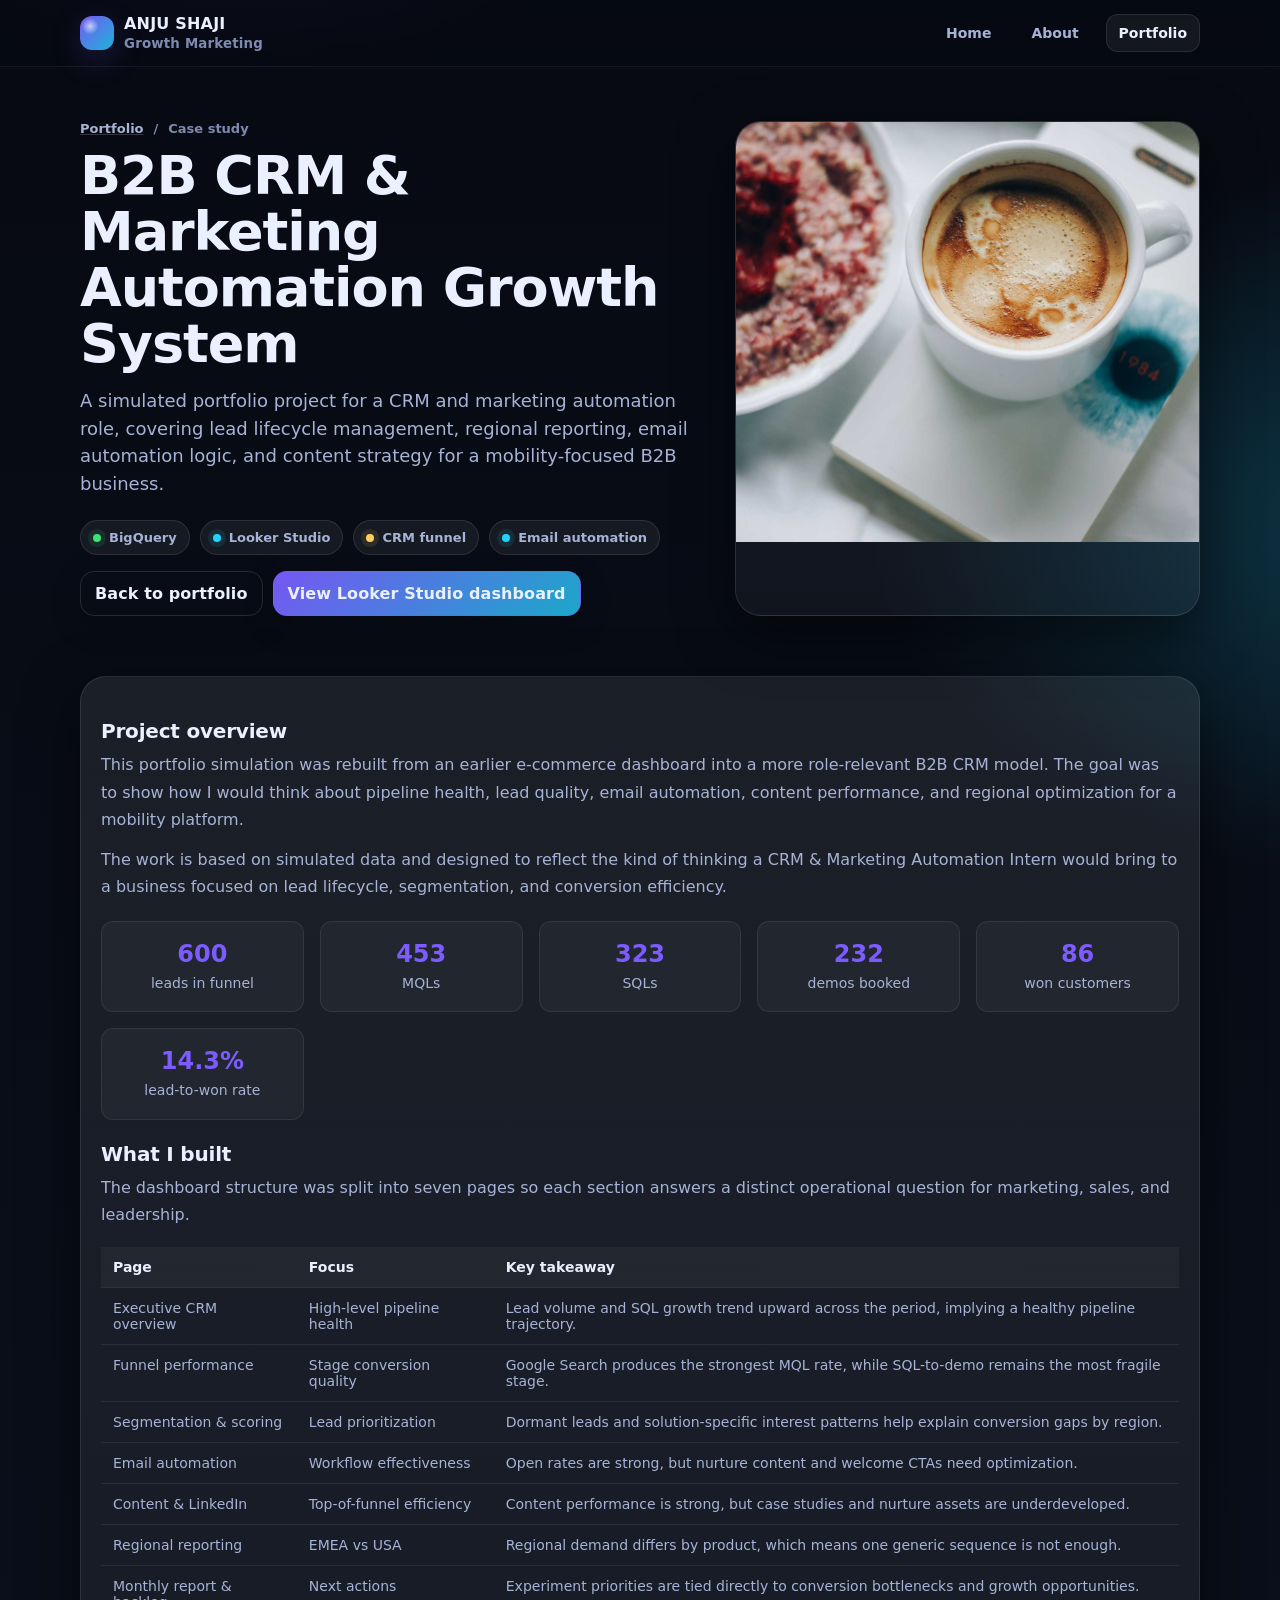
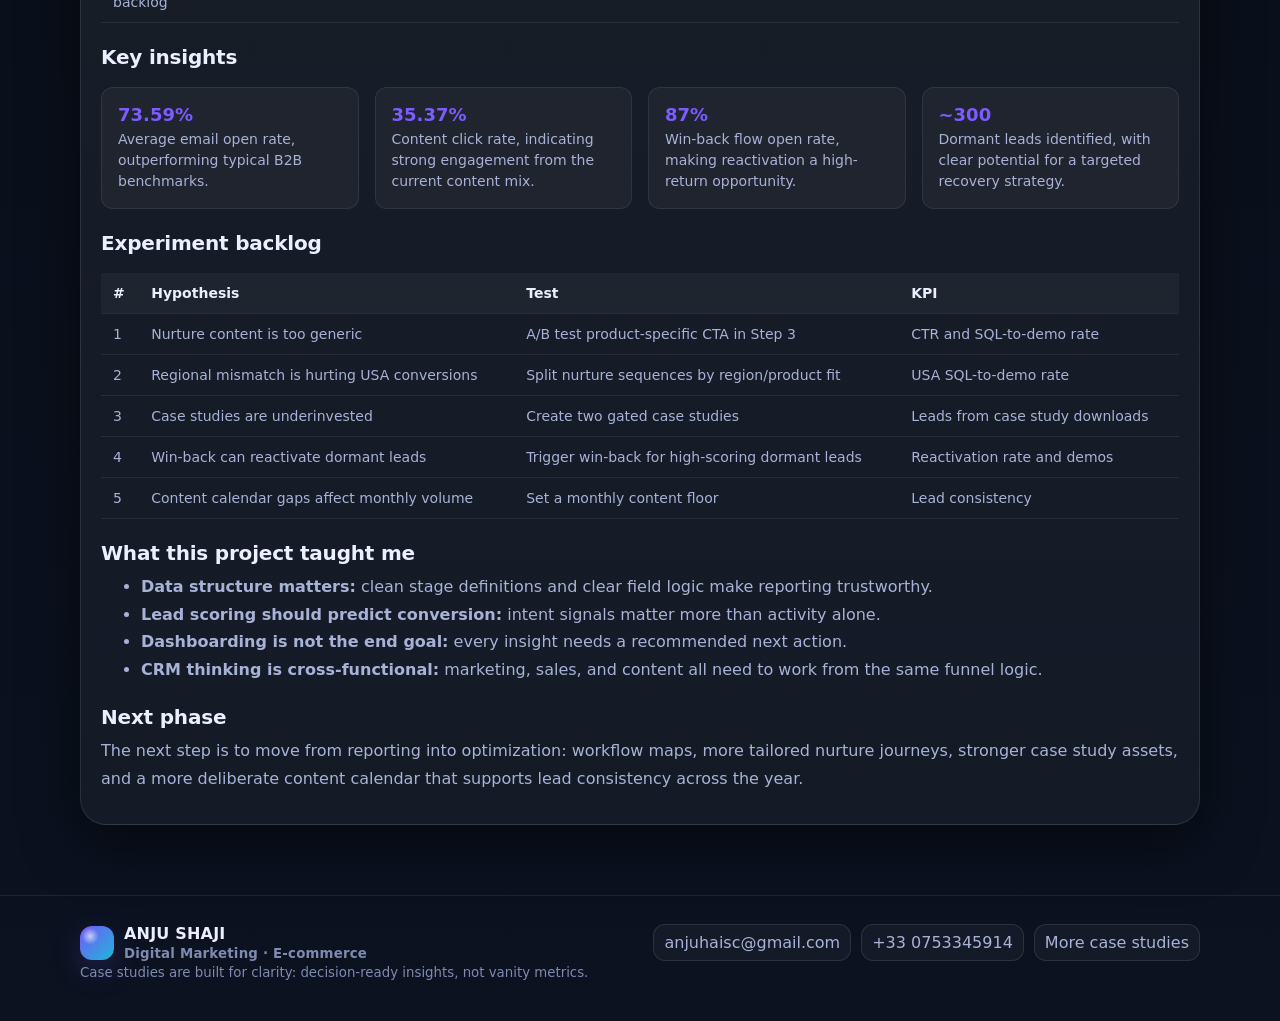
<file: projects/b2b-crm-marketing-automation.html>
<!DOCTYPE html>
<html lang="en">
<head>
  <meta charset="utf-8" />
  <meta name="viewport" content="width=device-width, initial-scale=1" />
  <title>B2B CRM & Marketing Automation Growth System</title>
  <meta name="description" content="A simulated B2B CRM and marketing automation portfolio project covering funnel reporting, segmentation, email workflows, content strategy, and regional optimization." />
  <meta name="author" content="Anju Shaji" />
  <link rel="icon" href="../images/317d03f0-564f-415e-95e6-11cf01b317aa.ico" />
  <link rel="apple-touch-icon" href="../images/5c6a41e4-593e-48bf-b576-b80e593943e0.png" />
  <link rel="stylesheet" href="../css/site.css" />
  <style>
    .stats-grid {
      display: grid;
      grid-template-columns: repeat(auto-fit, minmax(180px, 1fr));
      gap: 16px;
      margin: 20px 0;
    }
    .stat-card {
      padding: 18px;
      border-radius: 12px;
      background: rgba(255, 255, 255, 0.04);
      border: 1px solid rgba(255, 255, 255, 0.08);
      text-align: center;
    }
    .stat-value {
      font-size: 24px;
      font-weight: 700;
      color: var(--brand);
      margin-bottom: 6px;
    }
    .stat-label {
      font-size: 14px;
      color: var(--muted);
      line-height: 1.4;
    }
    .table-wrap {
      overflow-x: auto;
      margin: 18px 0;
    }
    .data-table {
      width: 100%;
      border-collapse: collapse;
      font-size: 14px;
      min-width: 640px;
    }
    .data-table th,
    .data-table td {
      padding: 12px;
      text-align: left;
      border-bottom: 1px solid rgba(255, 255, 255, 0.08);
    }
    .data-table th {
      background: rgba(255, 255, 255, 0.04);
      font-weight: 600;
      color: var(--text);
    }
    .data-table td {
      color: var(--muted);
      vertical-align: top;
    }
    .kpi-grid {
      display: grid;
      grid-template-columns: repeat(auto-fit, minmax(220px, 1fr));
      gap: 16px;
      margin: 18px 0;
    }
    .kpi-card {
      padding: 16px;
      border-radius: 12px;
      background: rgba(255, 255, 255, 0.04);
      border: 1px solid rgba(255, 255, 255, 0.08);
    }
    .kpi-metric {
      font-size: 18px;
      font-weight: 700;
      color: var(--brand);
      margin-bottom: 4px;
    }
    .kpi-desc {
      font-size: 14px;
      color: var(--muted);
      line-height: 1.5;
    }
  </style>
</head>
<body>
  <a class="skip-link" href="#main">Skip to content</a>

  <header class="topbar">
    <div class="container topbar-inner">
      <a class="brand" href="../index.html" aria-label="Home">
        <span class="brand-badge" aria-hidden="true"></span>
        <span>ANJU SHAJI<br /><small>Growth Marketing</small></span>
      </a>
      <nav class="nav" aria-label="Primary">
        <a href="../index.html">Home</a>
        <a href="../about.html">About</a>
        <a href="../portfolio.html" aria-current="page">Portfolio</a>
      </nav>
    </div>
  </header>

  <main id="main">
    <section class="hero">
      <div class="container hero-grid">
        <div>
          <div class="crumbs">
            <a href="../portfolio.html">Portfolio</a>
            <span aria-hidden="true">/</span>
            <span>Case study</span>
          </div>
          <h1>B2B CRM &amp; Marketing Automation Growth System</h1>
          <p>
            A simulated portfolio project for a CRM and marketing automation role, covering lead lifecycle management, regional reporting, email automation logic, and content strategy for a mobility-focused B2B business.
          </p>
          <div class="pillrow">
            <span class="pill"><span class="dot ok" aria-hidden="true"></span>BigQuery</span>
            <span class="pill"><span class="dot" aria-hidden="true"></span>Looker Studio</span>
            <span class="pill"><span class="dot warn" aria-hidden="true"></span>CRM funnel</span>
            <span class="pill"><span class="dot" aria-hidden="true"></span>Email automation</span>
          </div>
          <div style="margin-top:16px; display:flex; gap:10px; flex-wrap:wrap;">
            <a class="btn ghost" href="../portfolio.html">Back to portfolio</a>
            <a class="btn primary" href="https://datastudio.google.com/reporting/2ec1bc7a-90d2-41e6-a812-76bf3953240d" target="_blank" rel="noopener noreferrer">View Looker Studio dashboard</a>
          </div>
        </div>

        <aside class="panel" aria-label="Cover">
          <img
            src="../images/tile-coffee-mug.jpg"
            alt="Dashboard preview for a B2B CRM and marketing automation project"
            style="display:block;width:100%;height:100%;object-fit:cover;max-height:420px;"
          />
        </aside>
      </div>
    </section>

    <section class="section">
      <div class="container panel prose">
        <h2>Project overview</h2>
        <p>
          This portfolio simulation was rebuilt from an earlier e-commerce dashboard into a more role-relevant B2B CRM model. The goal was to show how I would think about pipeline health, lead quality, email automation, content performance, and regional optimization for a mobility platform.
        </p>
        <p>
          The work is based on simulated data and designed to reflect the kind of thinking a CRM &amp; Marketing Automation Intern would bring to a business focused on lead lifecycle, segmentation, and conversion efficiency.
        </p>

        <div class="stats-grid">
          <div class="stat-card">
            <div class="stat-value">600</div>
            <div class="stat-label">leads in funnel</div>
          </div>
          <div class="stat-card">
            <div class="stat-value">453</div>
            <div class="stat-label">MQLs</div>
          </div>
          <div class="stat-card">
            <div class="stat-value">323</div>
            <div class="stat-label">SQLs</div>
          </div>
          <div class="stat-card">
            <div class="stat-value">232</div>
            <div class="stat-label">demos booked</div>
          </div>
          <div class="stat-card">
            <div class="stat-value">86</div>
            <div class="stat-label">won customers</div>
          </div>
          <div class="stat-card">
            <div class="stat-value">14.3%</div>
            <div class="stat-label">lead-to-won rate</div>
          </div>
        </div>

        <h2>What I built</h2>
        <p>
          The dashboard structure was split into seven pages so each section answers a distinct operational question for marketing, sales, and leadership.
        </p>

        <div class="table-wrap">
          <table class="data-table">
            <thead>
              <tr>
                <th>Page</th>
                <th>Focus</th>
                <th>Key takeaway</th>
              </tr>
            </thead>
            <tbody>
              <tr>
                <td>Executive CRM overview</td>
                <td>High-level pipeline health</td>
                <td>Lead volume and SQL growth trend upward across the period, implying a healthy pipeline trajectory.</td>
              </tr>
              <tr>
                <td>Funnel performance</td>
                <td>Stage conversion quality</td>
                <td>Google Search produces the strongest MQL rate, while SQL-to-demo remains the most fragile stage.</td>
              </tr>
              <tr>
                <td>Segmentation & scoring</td>
                <td>Lead prioritization</td>
                <td>Dormant leads and solution-specific interest patterns help explain conversion gaps by region.</td>
              </tr>
              <tr>
                <td>Email automation</td>
                <td>Workflow effectiveness</td>
                <td>Open rates are strong, but nurture content and welcome CTAs need optimization.</td>
              </tr>
              <tr>
                <td>Content & LinkedIn</td>
                <td>Top-of-funnel efficiency</td>
                <td>Content performance is strong, but case studies and nurture assets are underdeveloped.</td>
              </tr>
              <tr>
                <td>Regional reporting</td>
                <td>EMEA vs USA</td>
                <td>Regional demand differs by product, which means one generic sequence is not enough.</td>
              </tr>
              <tr>
                <td>Monthly report & backlog</td>
                <td>Next actions</td>
                <td>Experiment priorities are tied directly to conversion bottlenecks and growth opportunities.</td>
              </tr>
            </tbody>
          </table>
        </div>

        <h2>Key insights</h2>
        <div class="kpi-grid">
          <div class="kpi-card">
            <div class="kpi-metric">73.59%</div>
            <div class="kpi-desc">Average email open rate, outperforming typical B2B benchmarks.</div>
          </div>
          <div class="kpi-card">
            <div class="kpi-metric">35.37%</div>
            <div class="kpi-desc">Content click rate, indicating strong engagement from the current content mix.</div>
          </div>
          <div class="kpi-card">
            <div class="kpi-metric">87%</div>
            <div class="kpi-desc">Win-back flow open rate, making reactivation a high-return opportunity.</div>
          </div>
          <div class="kpi-card">
            <div class="kpi-metric">~300</div>
            <div class="kpi-desc">Dormant leads identified, with clear potential for a targeted recovery strategy.</div>
          </div>
        </div>

        <h2>Experiment backlog</h2>
        <div class="table-wrap">
          <table class="data-table">
            <thead>
              <tr>
                <th>#</th>
                <th>Hypothesis</th>
                <th>Test</th>
                <th>KPI</th>
              </tr>
            </thead>
            <tbody>
              <tr>
                <td>1</td>
                <td>Nurture content is too generic</td>
                <td>A/B test product-specific CTA in Step 3</td>
                <td>CTR and SQL-to-demo rate</td>
              </tr>
              <tr>
                <td>2</td>
                <td>Regional mismatch is hurting USA conversions</td>
                <td>Split nurture sequences by region/product fit</td>
                <td>USA SQL-to-demo rate</td>
              </tr>
              <tr>
                <td>3</td>
                <td>Case studies are underinvested</td>
                <td>Create two gated case studies</td>
                <td>Leads from case study downloads</td>
              </tr>
              <tr>
                <td>4</td>
                <td>Win-back can reactivate dormant leads</td>
                <td>Trigger win-back for high-scoring dormant leads</td>
                <td>Reactivation rate and demos</td>
              </tr>
              <tr>
                <td>5</td>
                <td>Content calendar gaps affect monthly volume</td>
                <td>Set a monthly content floor</td>
                <td>Lead consistency</td>
              </tr>
            </tbody>
          </table>
        </div>

        <h2>What this project taught me</h2>
        <ul>
          <li><strong>Data structure matters:</strong> clean stage definitions and clear field logic make reporting trustworthy.</li>
          <li><strong>Lead scoring should predict conversion:</strong> intent signals matter more than activity alone.</li>
          <li><strong>Dashboarding is not the end goal:</strong> every insight needs a recommended next action.</li>
          <li><strong>CRM thinking is cross-functional:</strong> marketing, sales, and content all need to work from the same funnel logic.</li>
        </ul>

        <h2>Next phase</h2>
        <p>
          The next step is to move from reporting into optimization: workflow maps, more tailored nurture journeys, stronger case study assets, and a more deliberate content calendar that supports lead consistency across the year.
        </p>
      </div>
    </section>
  </main>

  <footer class="footer">
    <div class="container footer-grid">
      <div>
        <div class="brand" style="gap:10px;">
          <span class="brand-badge" aria-hidden="true"></span>
          <span><strong>ANJU SHAJI</strong><br /><small>Digital Marketing · E-commerce</small></span>
        </div>
        <small>Case studies are built for clarity: decision-ready insights, not vanity metrics.</small>
      </div>
      <div class="footlinks" aria-label="Contact links">
        <a href="mailto:anjuhaisc@gmail.com">anjuhaisc@gmail.com</a>
        <a href="tel:+33753345914">+33 0753345914</a>
        <a href="../portfolio.html">More case studies</a>
      </div>
    </div>
  </footer>

  <script src="../js/site.js"></script>
</body>
</html>
</file>
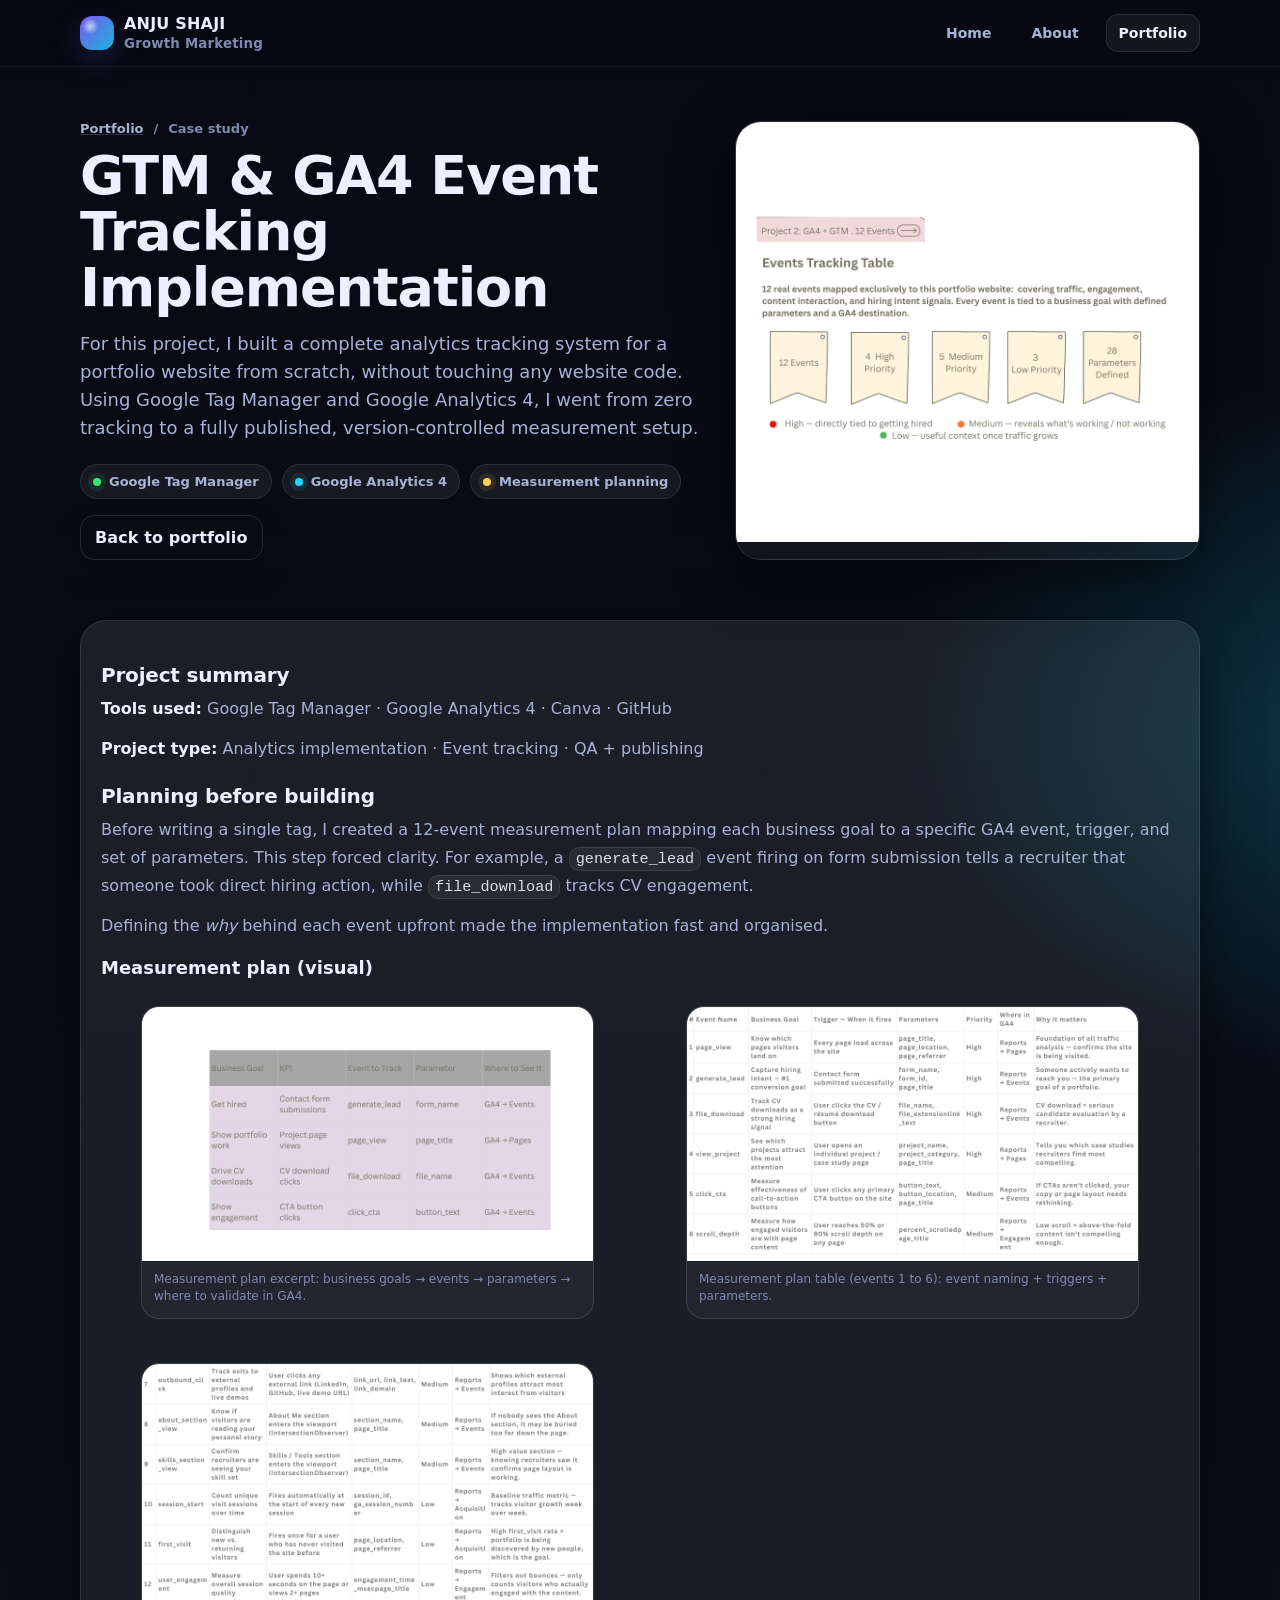
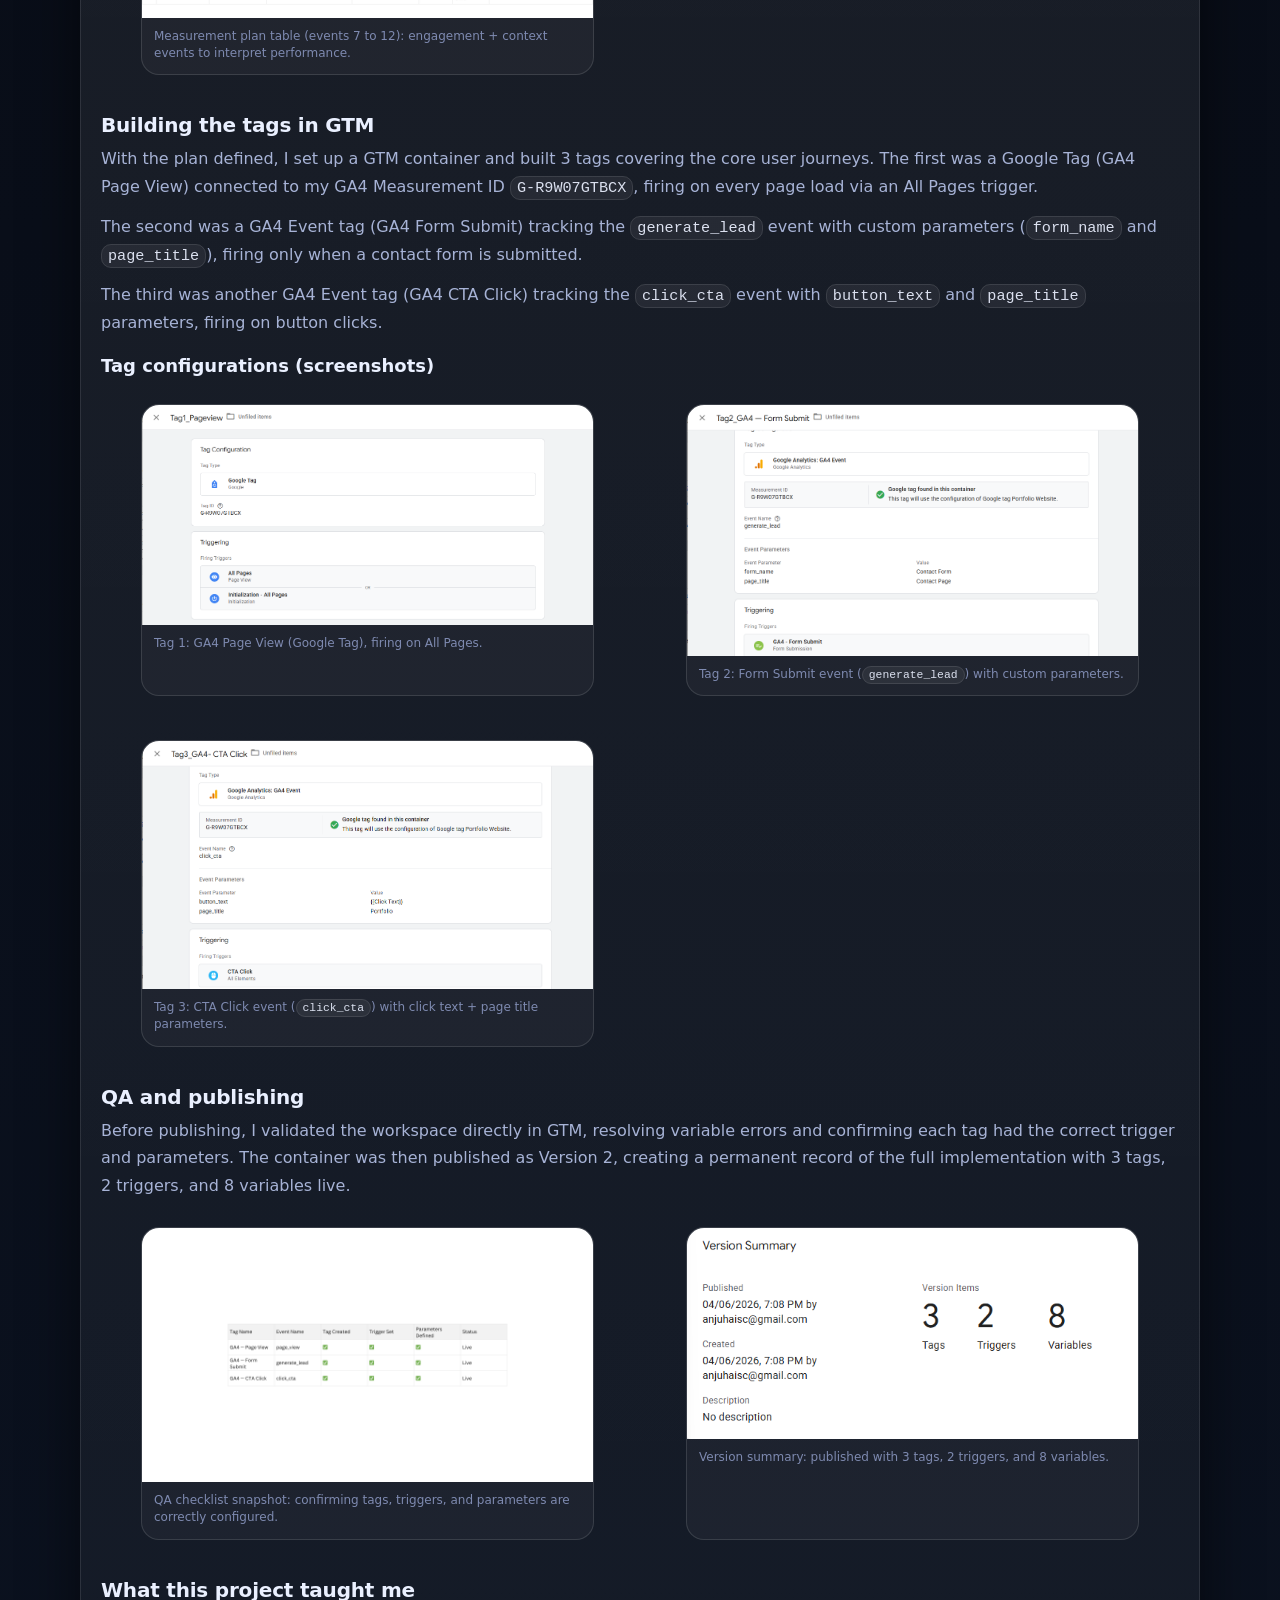
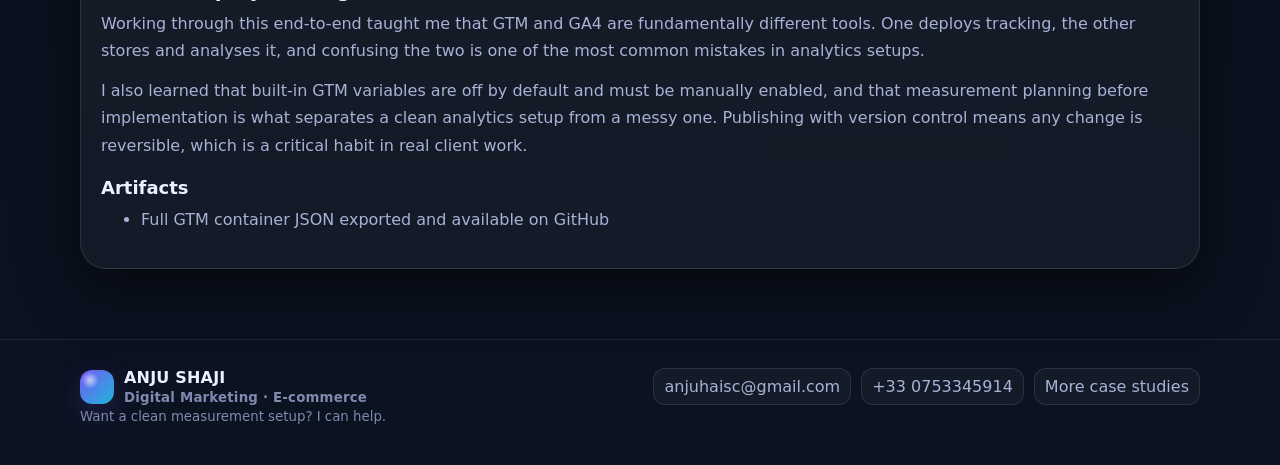
<file: projects/gtm-ga4-event-tracking.html>
<!DOCTYPE html>
<html lang="en">
<head>
  <meta charset="utf-8" />
  <meta name="viewport" content="width=device-width, initial-scale=1" />
  <title>GTM &amp; GA4 Event Tracking Implementation · Case Study</title>
  <meta name="description" content="Case study: building a complete GTM + GA4 event tracking implementation from scratch for a portfolio website, with a measurement plan, QA, and version-controlled publishing." />
  <link rel="icon" href="../images/317d03f0-564f-415e-95e6-11cf01b317aa.ico" />
  <link rel="apple-touch-icon" href="../images/5c6a41e4-593e-48bf-b576-b80e593943e0.png" />
  <link rel="stylesheet" href="../css/site.css" />
</head>
<body>
  <a class="skip-link" href="#main">Skip to content</a>

  <header class="topbar">
    <div class="container topbar-inner">
      <a class="brand" href="../index.html" aria-label="Home">
        <span class="brand-badge" aria-hidden="true"></span>
        <span>ANJU SHAJI<br /><small>Growth Marketing</small></span>
      </a>
      <nav class="nav" aria-label="Primary">
        <a href="../index.html">Home</a>
        <a href="../about.html">About</a>
        <a href="../portfolio.html" aria-current="page">Portfolio</a>
      </nav>
    </div>
  </header>

  <main id="main">
    <section class="hero">
      <div class="container hero-grid">
        <div>
          <div class="crumbs">
            <a href="../portfolio.html">Portfolio</a>
            <span aria-hidden="true">/</span>
            <span>Case study</span>
          </div>
          <h1>GTM &amp; GA4 Event Tracking Implementation</h1>
          <p>
            For this project, I built a complete analytics tracking system for a portfolio website from scratch, without touching any website code.
            Using Google Tag Manager and Google Analytics 4, I went from zero tracking to a fully published, version-controlled measurement setup.
          </p>
          <div class="pillrow">
            <span class="pill"><span class="dot ok" aria-hidden="true"></span>Google Tag Manager</span>
            <span class="pill"><span class="dot" aria-hidden="true"></span>Google Analytics 4</span>
            <span class="pill"><span class="dot warn" aria-hidden="true"></span>Measurement planning</span>
          </div>
          <div style="margin-top:16px; display:flex; gap:10px; flex-wrap:wrap;">
            <a class="btn ghost" href="../portfolio.html">Back to portfolio</a>
          </div>
        </div>

        <aside class="panel" aria-label="Cover">
          <img
            src="../images/2_business%20goal.png"
            alt="Events tracking table overview (12 events, priorities, parameters defined)"
            style="display:block;width:100%;height:100%;object-fit:contain;max-height:420px;background:#fff;"
          />
        </aside>
      </div>
    </section>

    <section class="section">
      <div class="container panel prose">
        <h2>Project summary</h2>
        <p><strong>Tools used:</strong> Google Tag Manager · Google Analytics 4 · Canva · GitHub</p>
        <p><strong>Project type:</strong> Analytics implementation · Event tracking · QA + publishing</p>

        <h2>Planning before building</h2>
        <p>
          Before writing a single tag, I created a 12-event measurement plan mapping each business goal to a specific GA4 event, trigger,
          and set of parameters. This step forced clarity. For example, a <code>generate_lead</code> event firing on form submission tells a recruiter
          that someone took direct hiring action, while <code>file_download</code> tracks CV engagement.
        </p>
        <p>
          Defining the <em>why</em> behind each event upfront made the implementation fast and organised.
        </p>

        <h3>Measurement plan (visual)</h3>
        <div class="media-grid">
          <figure class="figure">
            <img src="../images/1_business%20goal.png" alt="Measurement plan excerpt mapping business goals to GA4 events and parameters" />
            <figcaption>Measurement plan excerpt: business goals → events → parameters → where to validate in GA4.</figcaption>
          </figure>
          <figure class="figure">
            <img src="../images/3.png" alt="Measurement plan table showing events, triggers, parameters, and GA4 destinations (rows 1-6)" />
            <figcaption>Measurement plan table (events 1 to 6): event naming + triggers + parameters.</figcaption>
          </figure>
          <figure class="figure">
            <img src="../images/4.png" alt="Measurement plan table showing events, triggers, parameters, and GA4 destinations (rows 7-12)" />
            <figcaption>Measurement plan table (events 7 to 12): engagement + context events to interpret performance.</figcaption>
          </figure>
        </div>

        <h2>Building the tags in GTM</h2>
        <p>
          With the plan defined, I set up a GTM container and built 3 tags covering the core user journeys.
          The first was a Google Tag (GA4 Page View) connected to my GA4 Measurement ID <code>G-R9W07GTBCX</code>,
          firing on every page load via an All Pages trigger.
        </p>
        <p>
          The second was a GA4 Event tag (GA4 Form Submit) tracking the <code>generate_lead</code> event with custom parameters (<code>form_name</code>
          and <code>page_title</code>), firing only when a contact form is submitted.
        </p>
        <p>
          The third was another GA4 Event tag (GA4 CTA Click) tracking the <code>click_cta</code> event with <code>button_text</code>
          and <code>page_title</code> parameters, firing on button clicks.
        </p>

        <h3>Tag configurations (screenshots)</h3>
        <div class="media-grid">
          <figure class="figure">
            <img src="../images/project22.PNG" alt="GTM Tag 1: Google Tag configuration with GA4 Measurement ID and All Pages trigger" />
            <figcaption>Tag 1: GA4 Page View (Google Tag), firing on All Pages.</figcaption>
          </figure>
          <figure class="figure">
            <img src="../images/Project23.PNG" alt="GTM Tag 2: GA4 Event tag for generate_lead with parameters form_name and page_title" />
            <figcaption>Tag 2: Form Submit event (<code>generate_lead</code>) with custom parameters.</figcaption>
          </figure>
          <figure class="figure">
            <img src="../images/Project24.PNG" alt="GTM Tag 3: GA4 Event tag for click_cta with parameters button_text and page_title" />
            <figcaption>Tag 3: CTA Click event (<code>click_cta</code>) with click text + page title parameters.</figcaption>
          </figure>
        </div>

        <h2>QA and publishing</h2>
        <p>
          Before publishing, I validated the workspace directly in GTM, resolving variable errors and confirming each tag had the correct
          trigger and parameters. The container was then published as Version 2, creating a permanent record of the full implementation with
          3 tags, 2 triggers, and 8 variables live.
        </p>

        <div class="media-grid">
          <figure class="figure">
            <img src="../images/Business%20Goal.png" alt="QA checklist style table showing tags created, trigger set, parameters defined, and live status" />
            <figcaption>QA checklist snapshot: confirming tags, triggers, and parameters are correctly configured.</figcaption>
          </figure>
          <figure class="figure">
            <img src="../images/Project21.PNG" alt="GTM version summary showing 3 tags, 2 triggers, 8 variables published" />
            <figcaption>Version summary: published with 3 tags, 2 triggers, and 8 variables.</figcaption>
          </figure>
        </div>

        <h2>What this project taught me</h2>
        <p>
          Working through this end-to-end taught me that GTM and GA4 are fundamentally different tools. One deploys tracking, the other stores
          and analyses it, and confusing the two is one of the most common mistakes in analytics setups.
        </p>
        <p>
          I also learned that built-in GTM variables are off by default and must be manually enabled, and that measurement planning before
          implementation is what separates a clean analytics setup from a messy one. Publishing with version control means any change is reversible,
          which is a critical habit in real client work.
        </p>

        <h3>Artifacts</h3>
        <ul>
          <li><a href="https://github.com/anju008/Portfolio/blob/main/Project%202">Full GTM container JSON exported and available on GitHub</a></li>
        </ul>
      </div>
    </section>
  </main>

  <footer class="footer">
    <div class="container footer-grid">
      <div>
        <div class="brand" style="gap:10px;">
          <span class="brand-badge" aria-hidden="true"></span>
          <span><strong>ANJU SHAJI</strong><br /><small>Digital Marketing · E-commerce</small></span>
        </div>
        <small>Want a clean measurement setup? I can help.</small>
      </div>
      <div class="footlinks" aria-label="Contact links">
        <a href="mailto:anjuhaisc@gmail.com">anjuhaisc@gmail.com</a>
        <a href="tel:+33753345914">+33 0753345914</a>
        <a href="../portfolio.html">More case studies</a>
      </div>
    </div>
  </footer>

  <script src="../js/site.js"></script>
</body>
</html>
</file>
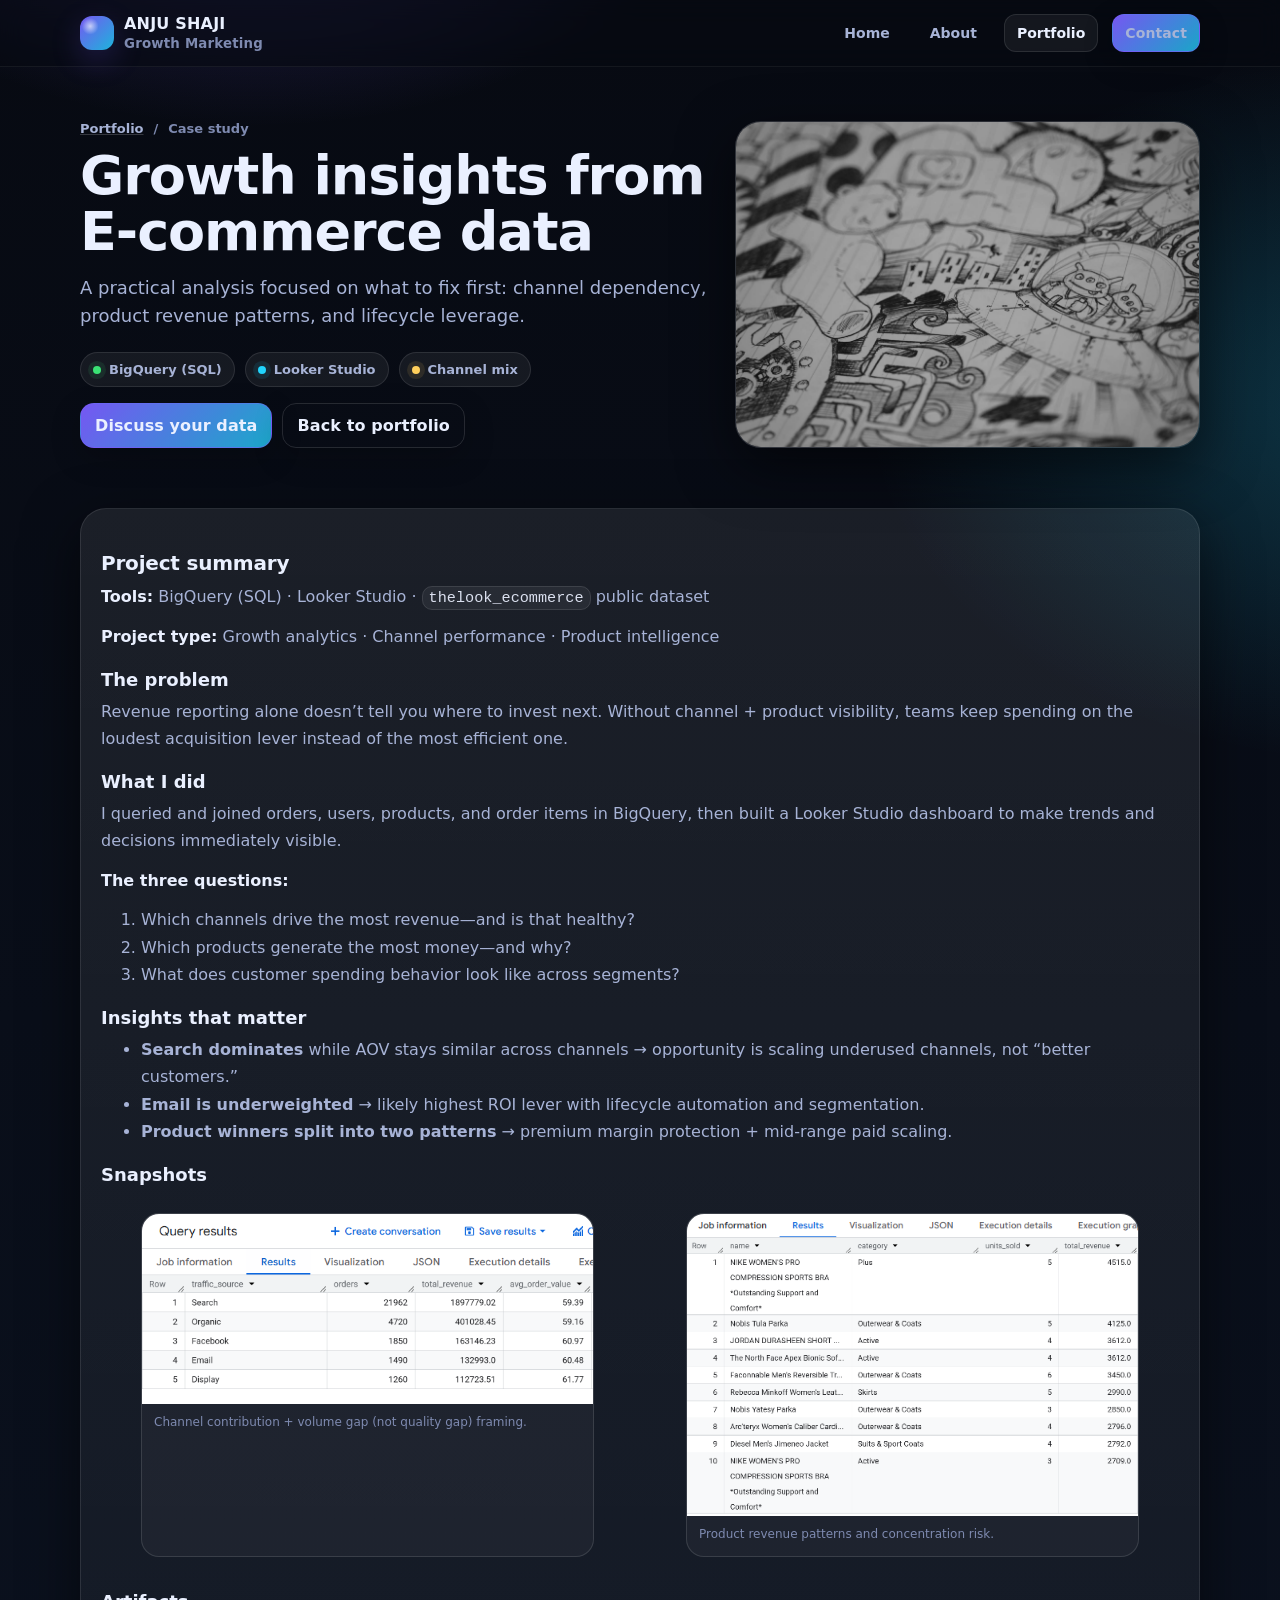
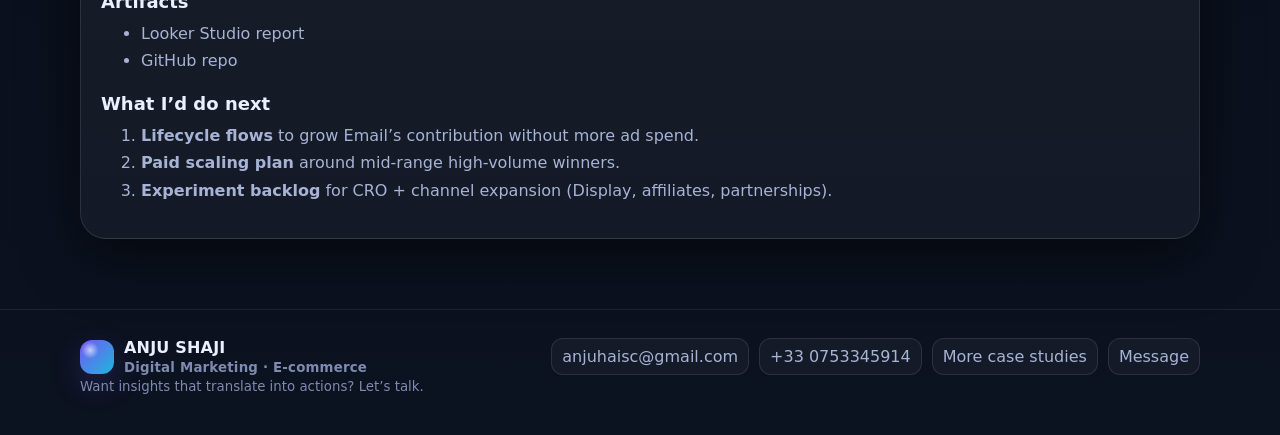
<file: projects/sketch-designs.html>
<!DOCTYPE html>
<html lang="en">
<head>
  <meta charset="utf-8" />
  <meta name="viewport" content="width=device-width, initial-scale=1" />
  <title>Growth insights from E-commerce data · Case Study</title>
  <meta name="description" content="Case study: channel performance + product intelligence insights from the thelook_ecommerce dataset." />
  <link rel="icon" href="../images/317d03f0-564f-415e-95e6-11cf01b317aa.ico" />
  <link rel="apple-touch-icon" href="../images/5c6a41e4-593e-48bf-b576-b80e593943e0.png" />
  <link rel="stylesheet" href="../css/site.css" />
</head>
<body>
  <a class="skip-link" href="#main">Skip to content</a>

  <header class="topbar">
    <div class="container topbar-inner">
      <a class="brand" href="../index.html" aria-label="Home">
        <span class="brand-badge" aria-hidden="true"></span>
        <span>ANJU SHAJI<br /><small>Growth Marketing</small></span>
      </a>
      <nav class="nav" aria-label="Primary">
        <a href="../index.html">Home</a>
        <a href="../about.html">About</a>
        <a href="../portfolio.html" aria-current="page">Portfolio</a>
        <a class="btn small primary" href="#" data-open-contact>Contact</a>
      </nav>
    </div>
  </header>

  <main id="main">
    <section class="hero">
      <div class="container hero-grid">
        <div>
          <div class="crumbs">
            <a href="../portfolio.html">Portfolio</a>
            <span aria-hidden="true">/</span>
            <span>Case study</span>
          </div>
          <h1>Growth insights from E-commerce data</h1>
          <p>
            A practical analysis focused on what to fix first: channel dependency, product revenue patterns, and lifecycle leverage.
          </p>
          <div class="pillrow">
            <span class="pill"><span class="dot ok" aria-hidden="true"></span>BigQuery (SQL)</span>
            <span class="pill"><span class="dot" aria-hidden="true"></span>Looker Studio</span>
            <span class="pill"><span class="dot warn" aria-hidden="true"></span>Channel mix</span>
          </div>
          <div style="margin-top:16px; display:flex; gap:10px; flex-wrap:wrap;">
            <a class="btn primary" href="#" data-open-contact>Discuss your data</a>
            <a class="btn ghost" href="../portfolio.html">Back to portfolio</a>
          </div>
        </div>

        <aside class="panel" aria-label="Cover">
          <img src="../images/tile-sketches.jpg" alt="" style="display:block;width:100%;height:100%;object-fit:cover;max-height:420px;" />
        </aside>
      </div>
    </section>

    <section class="section">
      <div class="container panel prose">
        <h2>Project summary</h2>
        <p><strong>Tools:</strong> BigQuery (SQL) · Looker Studio · <code>thelook_ecommerce</code> public dataset</p>
        <p><strong>Project type:</strong> Growth analytics · Channel performance · Product intelligence</p>

        <h3>The problem</h3>
        <p>
          Revenue reporting alone doesn’t tell you where to invest next. Without channel + product visibility,
          teams keep spending on the loudest acquisition lever instead of the most efficient one.
        </p>

        <h3>What I did</h3>
        <p>
          I queried and joined orders, users, products, and order items in BigQuery, then built a Looker Studio dashboard
          to make trends and decisions immediately visible.
        </p>
        <p><strong>The three questions:</strong></p>
        <ol>
          <li>Which channels drive the most revenue—and is that healthy?</li>
          <li>Which products generate the most money—and why?</li>
          <li>What does customer spending behavior look like across segments?</li>
        </ol>

        <h3>Insights that matter</h3>
        <ul>
          <li><strong>Search dominates</strong> while AOV stays similar across channels → opportunity is scaling underused channels, not “better customers.”</li>
          <li><strong>Email is underweighted</strong> → likely highest ROI lever with lifecycle automation and segmentation.</li>
          <li><strong>Product winners split into two patterns</strong> → premium margin protection + mid-range paid scaling.</li>
        </ul>

        <h3>Snapshots</h3>
        <div class="media-grid">
          <figure class="figure">
            <img src="../images/4dd1b2f2-c7d9-4f4c-bd3d-9b22f5138609.PNG" alt="Channel performance snapshot" />
            <figcaption>Channel contribution + volume gap (not quality gap) framing.</figcaption>
          </figure>
          <figure class="figure">
            <img src="../images/27af53c0-2b2e-4e05-aa1d-8245f8130190.PNG" alt="Product performance snapshot" />
            <figcaption>Product revenue patterns and concentration risk.</figcaption>
          </figure>
        </div>

        <h3>Artifacts</h3>
        <ul>
          <li><a href="https://lookerstudio.google.com/reporting/667ce446-f43b-4b45-8cda-d5836bdbe7d9">Looker Studio report</a></li>
          <li><a href="https://github.com/anju008/Portfolio">GitHub repo</a></li>
        </ul>

        <h3>What I’d do next</h3>
        <ol>
          <li><strong>Lifecycle flows</strong> to grow Email’s contribution without more ad spend.</li>
          <li><strong>Paid scaling plan</strong> around mid-range high-volume winners.</li>
          <li><strong>Experiment backlog</strong> for CRO + channel expansion (Display, affiliates, partnerships).</li>
        </ol>
      </div>
    </section>
  </main>

  <footer class="footer">
    <div class="container footer-grid">
      <div>
        <div class="brand" style="gap:10px;">
          <span class="brand-badge" aria-hidden="true"></span>
          <span><strong>ANJU SHAJI</strong><br /><small>Digital Marketing · E-commerce</small></span>
        </div>
        <small>Want insights that translate into actions? Let’s talk.</small>
      </div>
      <div class="footlinks" aria-label="Contact links">
        <a href="mailto:anjuhaisc@gmail.com">anjuhaisc@gmail.com</a>
        <a href="tel:+33753345914">+33 0753345914</a>
        <a href="../portfolio.html">More case studies</a>
        <a href="#" data-open-contact>Message</a>
      </div>
    </div>
  </footer>

  <div class="modal" data-modal="contact" aria-hidden="true" role="dialog" aria-modal="true" aria-label="Contact form">
    <div class="modal-backdrop" data-modal-backdrop></div>
    <div class="modal-dialog">
      <div class="modal-header">
        <div>
          <h2>Let’s talk growth</h2>
          <p>This opens an email draft so it works offline too.</p>
        </div>
        <button class="modal-close" type="button" aria-label="Close" data-close-contact>✕</button>
      </div>
      <div class="modal-body">
        <form class="form" data-contact-form data-mailto="anjuhaisc@gmail.com">
          <div class="field">
            <label for="c-name">Name</label>
            <input id="c-name" name="name" autocomplete="name" placeholder="Your name" />
          </div>
          <div class="field">
            <label for="c-email">Email</label>
            <input id="c-email" name="email" type="email" autocomplete="email" required placeholder="you@company.com" />
          </div>
          <div class="field">
            <label for="c-company">Company</label>
            <input id="c-company" name="company" autocomplete="organization" placeholder="Brand / agency" />
          </div>
          <div class="field">
            <label for="c-details">Details</label>
            <textarea id="c-details" name="details" placeholder="Goals, channels, timelines, budgets…"></textarea>
          </div>
          <div class="form-actions">
            <button class="btn" type="button" data-close-contact>Cancel</button>
            <button class="btn primary" type="submit">Open email</button>
          </div>
        </form>
      </div>
    </div>
  </div>

  <script src="../js/site.js"></script>
</body>
</html>
</file>
<file: css/site.css>
/* Custom portfolio theme (static, no Webflow runtime required) */
:root{
  --bg0:#070A12;
  --bg1:#0B1220;
  --card:#0F1A2E;
  --text:#EAF0FF;
  --muted:#A7B3D6;
  --muted2:#7E8AB0;
  --line:rgba(255,255,255,.10);
  --brand:#7C5CFF;
  --brand2:#21D4FD;
  --ok:#3AE374;
  --warn:#FFCF5C;
  --shadow: 0 18px 55px rgba(0,0,0,.55);
  --radius: 18px;
  --radius2: 26px;
  --container: 1120px;
  --font: ui-sans-serif, system-ui, -apple-system, "Segoe UI", Roboto, Arial, "Apple Color Emoji","Segoe UI Emoji";
}

*{ box-sizing:border-box; }
html{ color-scheme:dark; }
body{
  margin:0;
  font-family: var(--font);
  background:
    radial-gradient(900px 600px at 20% -10%, rgba(124,92,255,.35), transparent 55%),
    radial-gradient(900px 600px at 110% 20%, rgba(33,212,253,.22), transparent 60%),
    radial-gradient(900px 600px at 40% 120%, rgba(58,227,116,.10), transparent 60%),
    linear-gradient(180deg, var(--bg0), var(--bg1));
  color: var(--text);
}

img{ max-width:100%; height:auto; }
a{ color:inherit; text-decoration:none; }
a:hover{ text-decoration:none; }

.container{
  width: min(var(--container), calc(100% - 40px));
  margin: 0 auto;
}

.skip-link{
  position:absolute;
  left:-999px;
  top:auto;
  width:1px;
  height:1px;
  overflow:hidden;
}
.skip-link:focus{
  left:20px;
  top:20px;
  width:auto;
  height:auto;
  padding:10px 12px;
  background:rgba(15,26,46,.95);
  border:1px solid var(--line);
  border-radius:12px;
  z-index:9999;
}

.topbar{
  position:sticky;
  top:0;
  z-index:50;
  backdrop-filter: blur(12px);
  background: rgba(7,10,18,.55);
  border-bottom: 1px solid rgba(255,255,255,.06);
}
.topbar-inner{
  display:flex;
  align-items:center;
  justify-content:space-between;
  padding: 14px 0;
  gap: 16px;
}
.brand{
  display:flex;
  align-items:center;
  gap:10px;
  font-weight:700;
  letter-spacing:.2px;
}
.brand-badge{
  width:34px; height:34px;
  border-radius:12px;
  background:
    radial-gradient(14px 14px at 30% 30%, rgba(255,255,255,.65), rgba(255,255,255,0) 60%),
    linear-gradient(135deg, rgba(124,92,255,.95), rgba(33,212,253,.85));
  box-shadow: 0 10px 30px rgba(124,92,255,.22);
}
.brand small{ color: var(--muted2); font-weight:600; }

.nav{
  display:flex;
  align-items:center;
  gap: 14px;
}
.nav a{
  color: var(--muted);
  font-weight: 650;
  font-size: 14px;
  padding: 10px 12px;
  border-radius: 12px;
  border: 1px solid transparent;
}
.nav a[aria-current="page"]{
  color: var(--text);
  background: rgba(255,255,255,.06);
  border-color: rgba(255,255,255,.10);
}
.nav a:hover{
  color: var(--text);
  background: rgba(255,255,255,.05);
}

.btn{
  display:inline-flex;
  align-items:center;
  justify-content:center;
  gap:10px;
  padding: 12px 14px;
  border-radius: 14px;
  border: 1px solid rgba(255,255,255,.12);
  background: rgba(255,255,255,.06);
  color: var(--text);
  font-weight: 750;
  letter-spacing:.1px;
  box-shadow: 0 10px 30px rgba(0,0,0,.22);
}
.btn:hover{ background: rgba(255,255,255,.09); }
.btn.primary{
  border-color: rgba(124,92,255,.45);
  background: linear-gradient(135deg, rgba(124,92,255,.95), rgba(33,212,253,.78));
}
.btn.primary:hover{
  filter: brightness(1.03);
}
.btn.ghost{
  background: transparent;
}
.btn.small{ padding: 10px 12px; border-radius: 12px; font-size: 14px; }

.hero{
  padding: 54px 0 26px;
}
.hero-grid{
  display:grid;
  grid-template-columns: 1.15fr .85fr;
  gap: 26px;
  align-items: stretch;
}
.hero h1{
  margin: 0 0 14px;
  font-size: clamp(34px, 5vw, 54px);
  line-height: 1.04;
  letter-spacing: -0.02em;
}
.hero p{
  margin: 0 0 22px;
  color: var(--muted);
  font-size: 18px;
  line-height: 1.55;
}
.pillrow{
  display:flex;
  flex-wrap:wrap;
  gap:10px;
  margin-top: 14px;
}
.pill{
  display:inline-flex;
  align-items:center;
  gap:8px;
  padding: 9px 12px;
  border-radius: 999px;
  background: rgba(255,255,255,.06);
  border: 1px solid rgba(255,255,255,.10);
  color: var(--muted);
  font-weight: 650;
  font-size: 13px;
}
.dot{
  width:8px; height:8px;
  border-radius:50%;
  background: var(--brand2);
  box-shadow: 0 0 0 5px rgba(33,212,253,.10);
}
.dot.ok{ background: var(--ok); box-shadow: 0 0 0 5px rgba(58,227,116,.10); }
.dot.warn{ background: var(--warn); box-shadow: 0 0 0 5px rgba(255,207,92,.10); }

.panel{
  border-radius: var(--radius2);
  background:
    linear-gradient(180deg, rgba(255,255,255,.08), rgba(255,255,255,.04));
  border: 1px solid rgba(255,255,255,.10);
  box-shadow: var(--shadow);
  overflow:hidden;
}
.panel.pad{ padding: 22px; }
.panel-title{
  display:flex;
  align-items:center;
  justify-content:space-between;
  gap: 10px;
  margin-bottom: 10px;
}
.panel-title h2{
  margin:0;
  font-size: 16px;
  letter-spacing:.2px;
  color: var(--text);
}
.kpi-grid{
  display:grid;
  grid-template-columns: 1fr 1fr;
  gap: 12px;
  margin-top: 14px;
}
.kpi{
  padding: 14px;
  border-radius: 16px;
  background: rgba(15,26,46,.58);
  border: 1px solid rgba(255,255,255,.10);
}
.kpi strong{ display:block; font-size: 18px; }
.kpi span{ display:block; color: var(--muted2); font-weight: 650; margin-top: 6px; font-size: 13px;}
.kpi em{ font-style: normal; color: rgba(234,240,255,.92); }

.section{
  padding: 34px 0;
}
.section h2{
  margin: 0 0 10px;
  font-size: 26px;
  letter-spacing: -0.01em;
}
.section p.lead{
  margin: 0 0 18px;
  color: var(--muted);
  line-height: 1.55;
}

.cards{
  display:grid;
  grid-template-columns: repeat(3, 1fr);
  gap: 14px;
}
.card{
  border-radius: var(--radius);
  border: 1px solid rgba(255,255,255,.10);
  background: rgba(15,26,46,.45);
  overflow:hidden;
  box-shadow: 0 18px 55px rgba(0,0,0,.30);
  transition: transform .25s ease, border-color .25s ease, background .25s ease;
}
.card:hover{
  transform: translateY(-4px);
  border-color: rgba(255,255,255,.18);
  background: rgba(15,26,46,.60);
}
.card-media{
  height: 170px;
  background: center / cover no-repeat;
  position: relative;
}
.card-media::after{
  content:"";
  position:absolute;
  inset:0;
  background: linear-gradient(180deg, rgba(0,0,0,.0), rgba(7,10,18,.70));
}
.card-body{
  padding: 16px 16px 18px;
}
.tagrow{
  display:flex;
  flex-wrap:wrap;
  gap:8px;
  margin-bottom: 10px;
}
.tag{
  font-size: 12px;
  font-weight: 750;
  letter-spacing:.2px;
  padding: 6px 10px;
  border-radius: 999px;
  border: 1px solid rgba(255,255,255,.12);
  background: rgba(255,255,255,.06);
  color: var(--muted);
}
.tag.brand{ border-color: rgba(124,92,255,.30); }
.tag.green{ border-color: rgba(58,227,116,.25); }
.tag.blue{ border-color: rgba(33,212,253,.20); }
.card h3{
  margin: 0 0 8px;
  font-size: 16px;
  line-height: 1.25;
}
.card p{
  margin: 0 0 14px;
  color: var(--muted);
  line-height: 1.45;
  font-size: 14px;
}
.card .meta{
  display:flex;
  gap:10px;
  align-items:center;
  color: var(--muted2);
  font-weight: 650;
  font-size: 13px;
}
.arrow{
  margin-left:auto;
  width: 34px;
  height: 34px;
  border-radius: 12px;
  display:inline-flex;
  align-items:center;
  justify-content:center;
  border: 1px solid rgba(255,255,255,.12);
  background: rgba(255,255,255,.06);
}

.grid-2{
  display:grid;
  grid-template-columns: 1fr 1fr;
  gap: 14px;
}
.callout{
  border-radius: var(--radius);
  border: 1px solid rgba(255,255,255,.10);
  background: rgba(15,26,46,.38);
  padding: 16px;
}
.callout h3{ margin:0 0 8px; font-size:16px; }
.callout p{ margin:0; color:var(--muted); line-height:1.55; }
.list{
  margin: 12px 0 0;
  padding-left: 18px;
  color: var(--muted);
  line-height: 1.7;
}
.list strong{ color: var(--text); }

.footer{
  padding: 28px 0 40px;
  border-top: 1px solid rgba(255,255,255,.08);
  margin-top: 36px;
}
.footer-grid{
  display:flex;
  align-items:flex-start;
  justify-content:space-between;
  gap: 16px;
  flex-wrap:wrap;
}
.footer small{ color: var(--muted2); }
.footlinks{
  display:flex;
  gap: 10px;
  flex-wrap:wrap;
  align-items:center;
}
.footlinks a{
  color: var(--muted);
  padding: 8px 10px;
  border-radius: 12px;
  border: 1px solid rgba(255,255,255,.10);
  background: rgba(255,255,255,.04);
}
.footlinks a:hover{ color: var(--text); background: rgba(255,255,255,.06); }

/* Modal */
.modal{
  position: fixed;
  inset: 0;
  display:none;
  z-index: 200;
}
.modal[aria-hidden="false"]{ display:block; }
.modal-backdrop{
  position:absolute;
  inset:0;
  background: rgba(0,0,0,.72);
}
.modal-dialog{
  position: relative;
  margin: 7vh auto;
  width: min(720px, calc(100% - 26px));
  border-radius: 22px;
  border: 1px solid rgba(255,255,255,.14);
  background: rgba(15,26,46,.92);
  box-shadow: var(--shadow);
  overflow:hidden;
}
.modal-header{
  display:flex;
  align-items:flex-start;
  justify-content:space-between;
  gap: 10px;
  padding: 18px 18px 0;
}
.modal-header h2{
  margin:0;
  font-size: 18px;
}
.modal-header p{
  margin: 6px 0 0;
  color: var(--muted);
  line-height: 1.45;
  font-size: 14px;
}
.modal-close{
  appearance:none;
  background: transparent;
  border: 1px solid rgba(255,255,255,.12);
  color: var(--text);
  border-radius: 12px;
  width: 38px;
  height: 38px;
  display:inline-flex;
  align-items:center;
  justify-content:center;
  cursor:pointer;
}
.modal-body{ padding: 14px 18px 18px; }
.form{
  display:grid;
  grid-template-columns: 1fr 1fr;
  gap: 12px;
  margin-top: 10px;
}
.field{ display:flex; flex-direction:column; gap: 7px; }
.field label{ color: var(--muted); font-weight: 700; font-size: 13px; }
.field input, .field textarea, .field select{
  width:100%;
  padding: 12px 12px;
  border-radius: 14px;
  border: 1px solid rgba(255,255,255,.12);
  background: rgba(255,255,255,.06);
  color: var(--text);
  outline: none;
}
.field textarea{ min-height: 112px; resize: vertical; grid-column: 1 / -1; }
.form-actions{
  grid-column: 1 / -1;
  display:flex;
  gap: 10px;
  align-items:center;
  justify-content:flex-end;
  margin-top: 4px;
}
.hint{
  grid-column: 1 / -1;
  color: var(--muted2);
  font-size: 12px;
  line-height: 1.5;
}

/* Project page */
.crumbs{
  display:flex;
  gap: 10px;
  flex-wrap:wrap;
  align-items:center;
  color: var(--muted2);
  font-weight: 650;
  font-size: 13px;
  margin-bottom: 12px;
}
.crumbs a{ color: var(--muted); text-decoration: underline; text-decoration-color: rgba(255,255,255,.18); }
.crumbs a:hover{ color: var(--text); text-decoration-color: rgba(255,255,255,.35); }
.prose{
  padding: 20px;
}
.prose h1{ margin: 0 0 6px; font-size: 28px; letter-spacing:-0.01em; }
.prose h2{ margin: 22px 0 8px; font-size: 20px; }
.prose h3{ margin: 18px 0 8px; font-size: 18px; }
.prose p{ margin: 0 0 12px; color: var(--muted); line-height: 1.72; }
.prose p strong{ color: var(--text); }
.prose ol, .prose ul{ margin: 8px 0 14px; color: var(--muted); line-height: 1.72; }
.prose code{
  font-family: ui-monospace, SFMono-Regular, Menlo, Consolas, "Liberation Mono", monospace;
  font-size: 0.95em;
  padding: 2px 6px;
  border-radius: 10px;
  border: 1px solid rgba(255,255,255,.10);
  background: rgba(255,255,255,.06);
  color: rgba(234,240,255,.92);
}
.media-grid{
  display:grid;
  grid-template-columns: 1fr 1fr;
  gap: 12px;
  margin-top: 12px;
}
.figure{
  border-radius: 18px;
  border: 1px solid rgba(255,255,255,.12);
  background: rgba(255,255,255,.04);
  overflow:hidden;
}
.figure img{ display:block; width:100%; height:auto; }
.figure figcaption{
  padding: 10px 12px 12px;
  color: var(--muted2);
  font-size: 12px;
  line-height: 1.45;
}

/* Responsive */
@media (max-width: 980px){
  .hero-grid{ grid-template-columns: 1fr; }
  .cards{ grid-template-columns: 1fr 1fr; }
}
@media (max-width: 640px){
  .nav{ gap: 6px; }
  .nav a{ padding: 9px 10px; font-size: 13px; }
  .cards{ grid-template-columns: 1fr; }
  .grid-2{ grid-template-columns: 1fr; }
  .kpi-grid{ grid-template-columns: 1fr; }
  .form{ grid-template-columns: 1fr; }
  .media-grid{ grid-template-columns: 1fr; }
}
</file>
